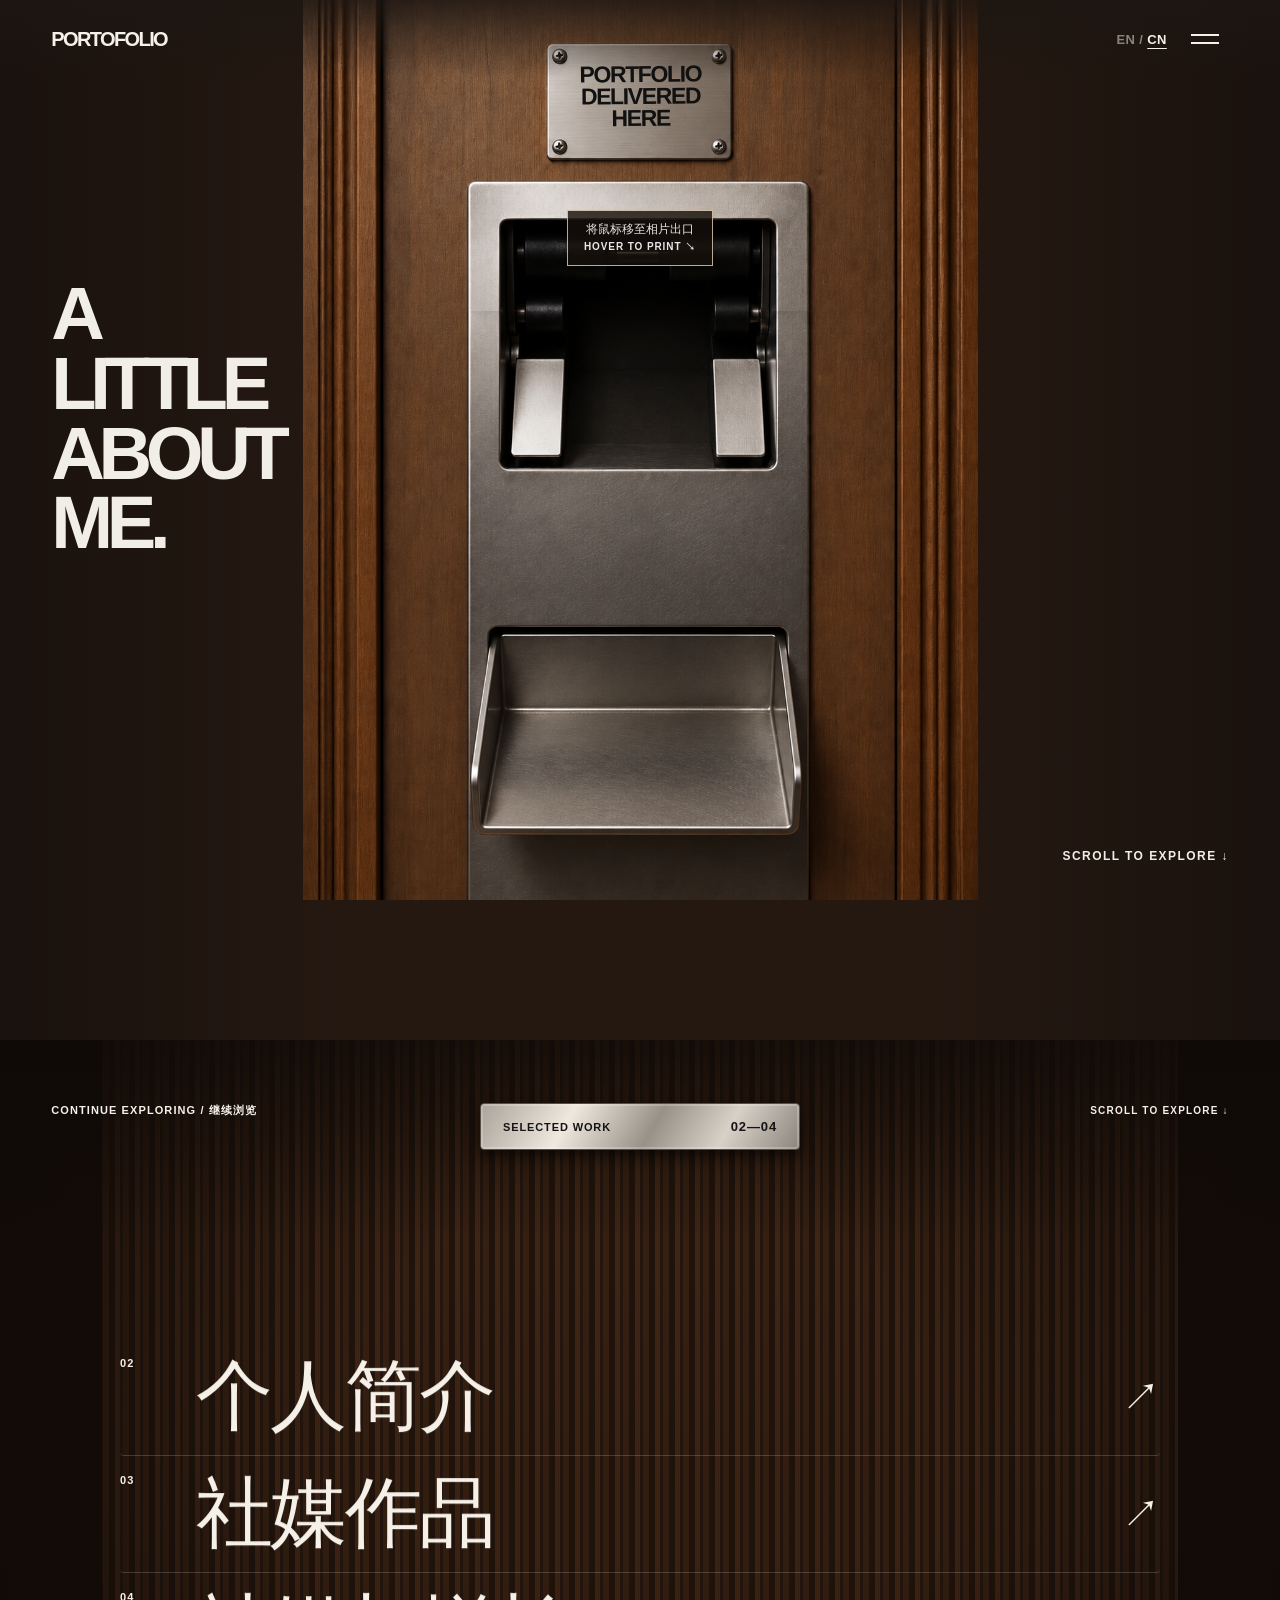
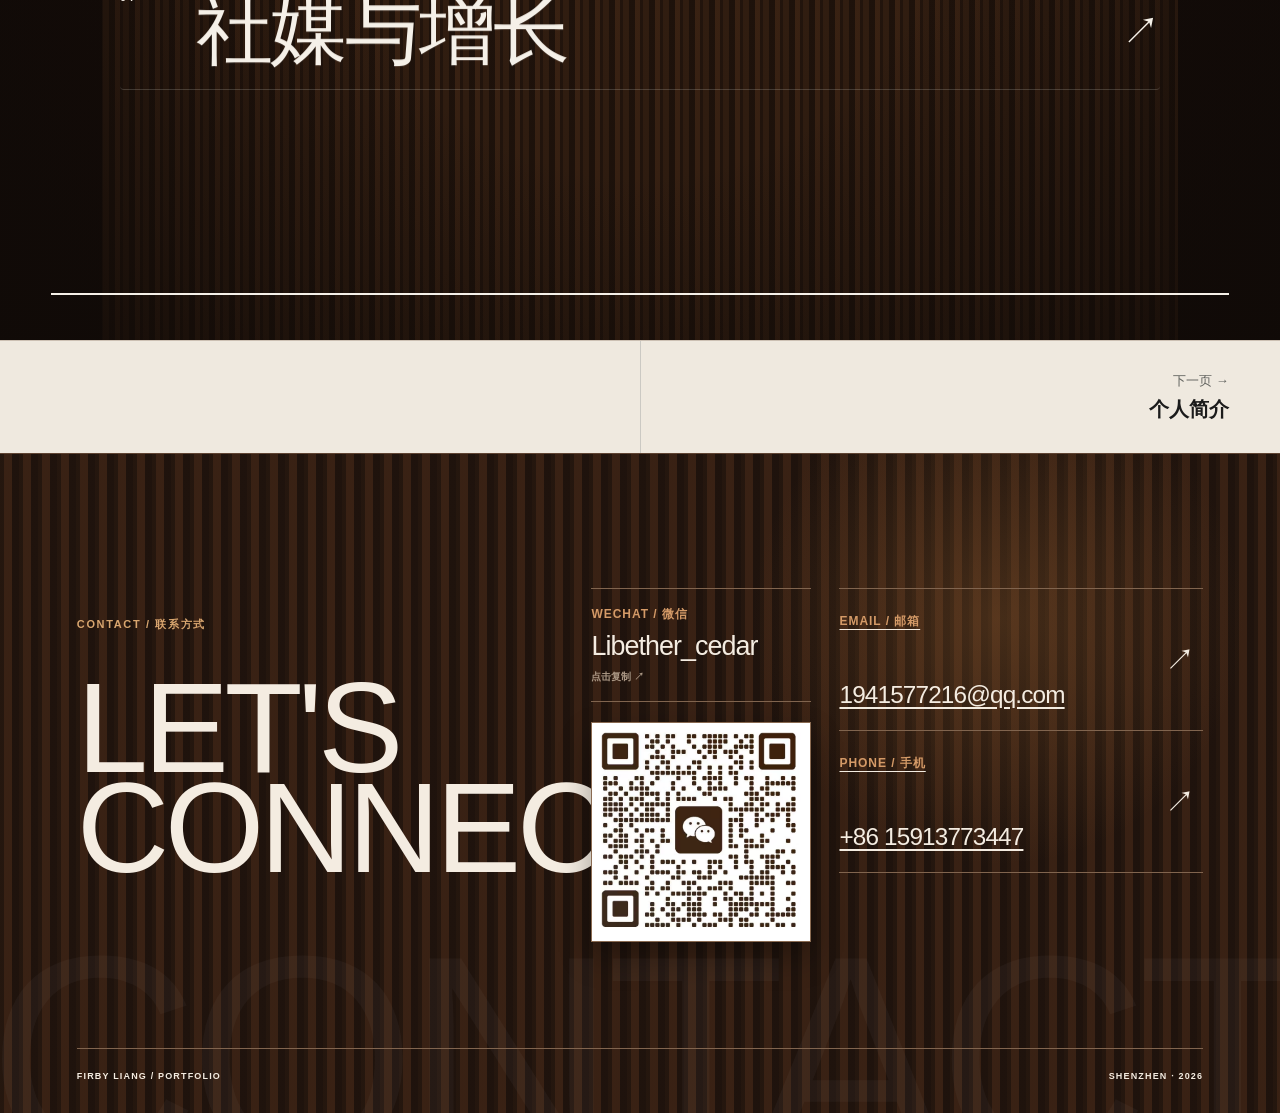
<file: index.html>
<!doctype html><html lang="zh-CN"><head><meta charset="utf-8"><meta name="viewport" content="width=device-width, initial-scale=1"><meta name="theme-color" content="#201712"><meta name="description" content="梁雅熔的 AI 产品运营、海外增长与海外社媒运营作品集。"><title>梁雅熔 · 运营作品集</title><link rel="icon" type="image/svg+xml" href="data:image/svg+xml,%3Csvg xmlns='http://www.w3.org/2000/svg' viewBox='0 0 64 64'%3E%3Crect width='64' height='64' rx='12' fill='%23265580'/%3E%3Ctext x='32' y='43' font-size='34' text-anchor='middle' fill='white' font-family='Arial'%3ELY%3C/text%3E%3C/svg%3E"><link rel="stylesheet" href="assets/style.css"><link rel="stylesheet" href="assets/home.css"><link rel="stylesheet" href="assets/i18n.css"></head><body data-page="home"><div id="app"></div><script src="assets/app-main.js"></script><script src="assets/home.js"></script><script src="assets/i18n.js"></script><script src="assets/home-motion.js"></script></body></html>
</file>
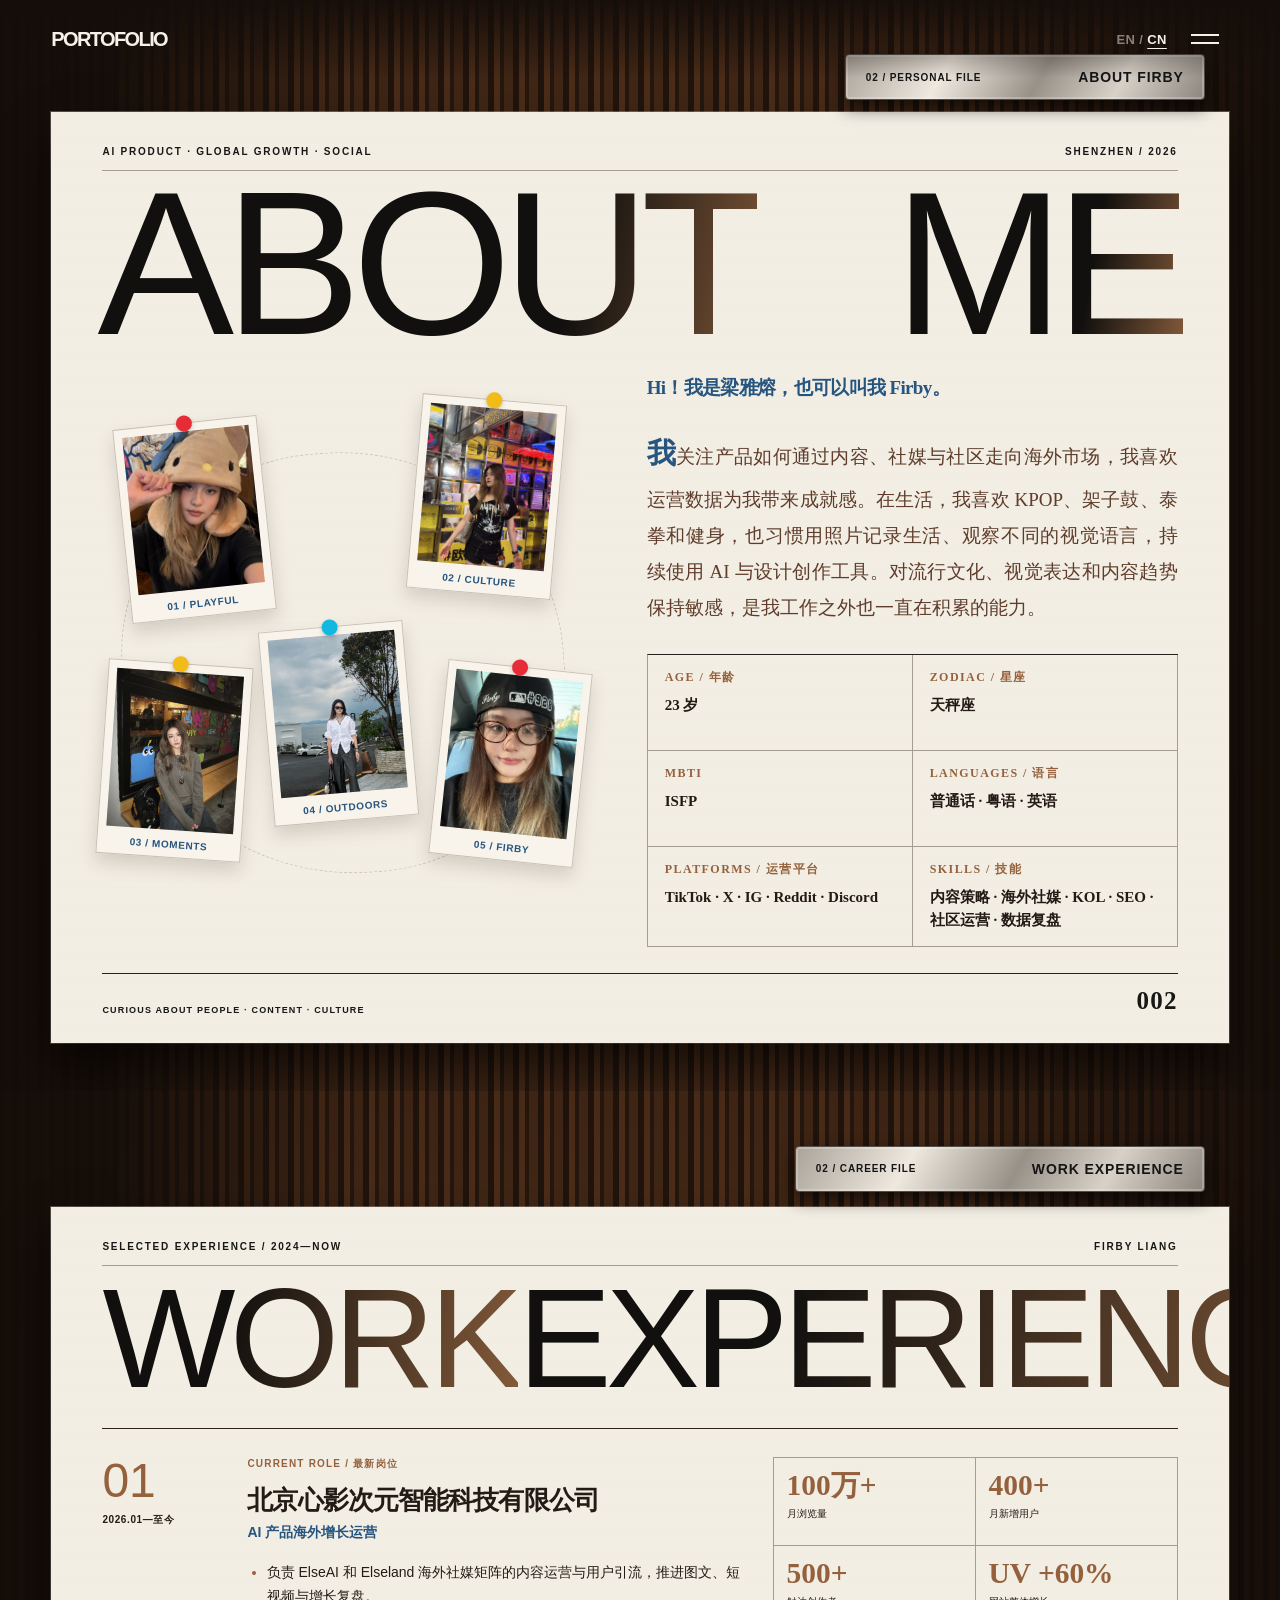
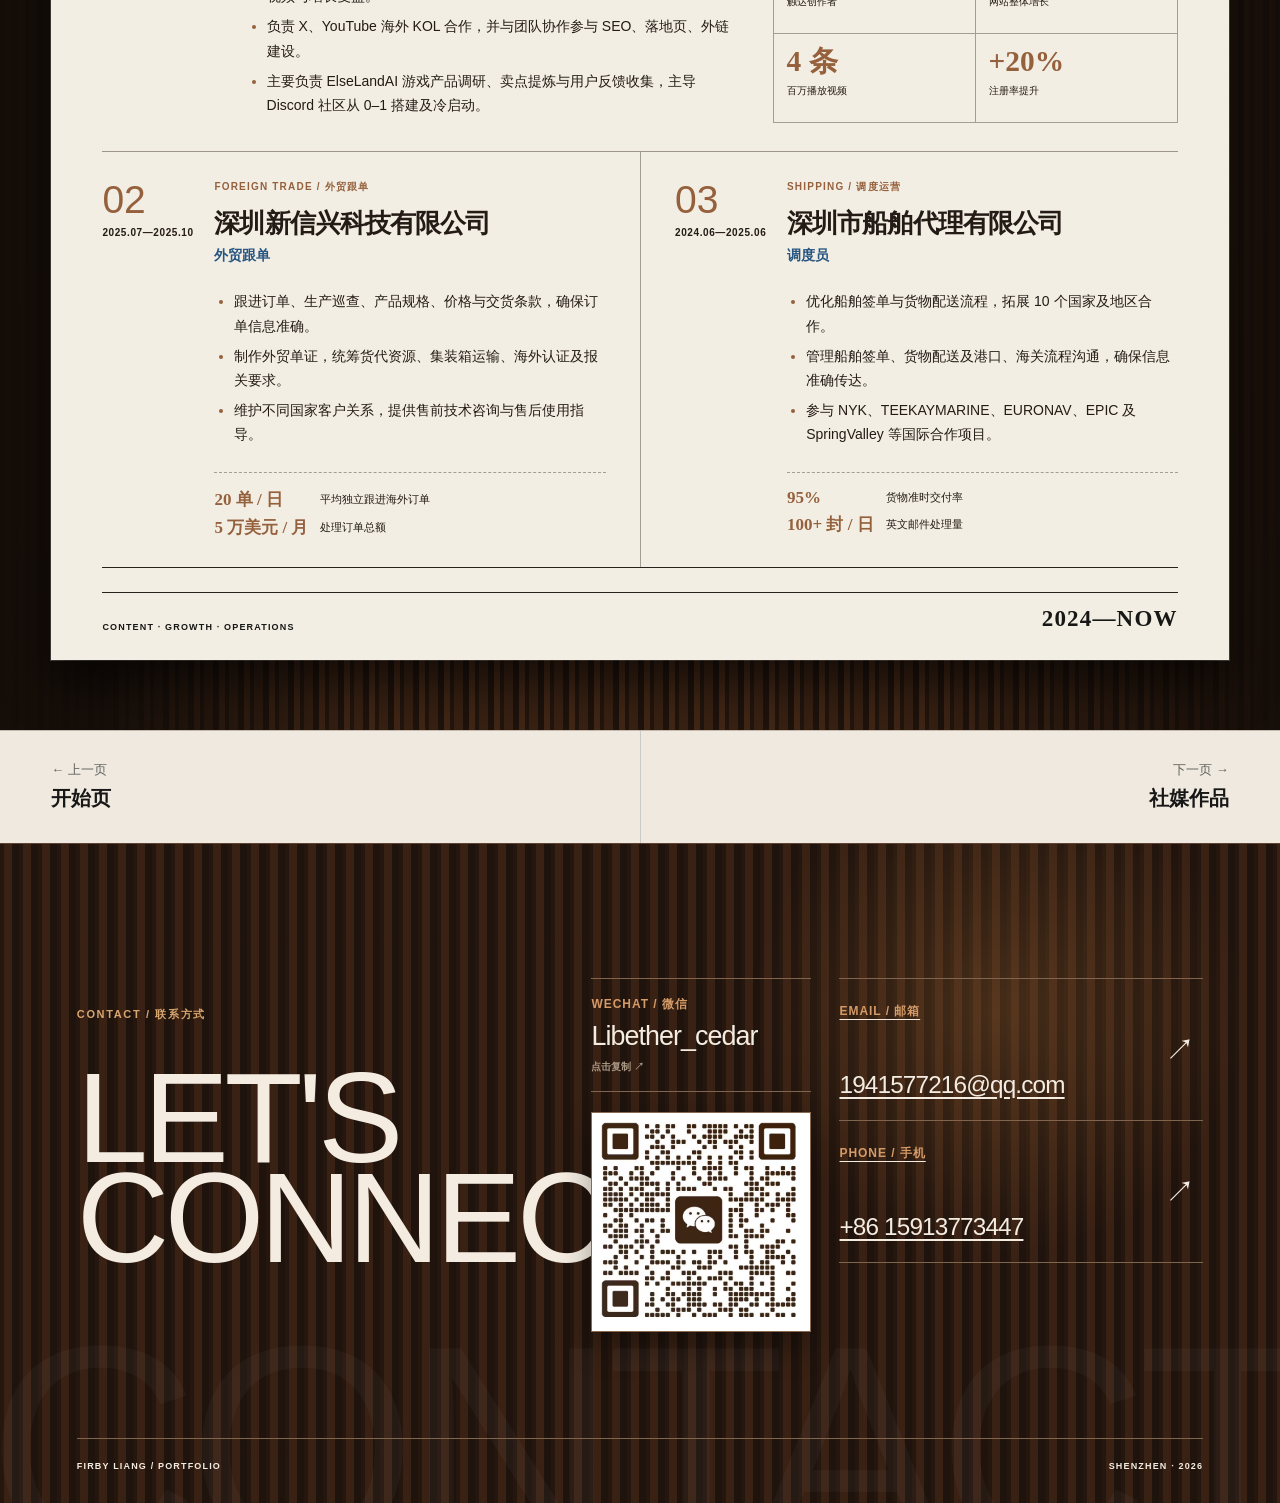
<file: about/index.html>
<!doctype html><html lang="zh-CN"><head><meta charset="utf-8"><meta name="viewport" content="width=device-width, initial-scale=1"><meta name="theme-color" content="#201712"><meta name="description" content="关于梁雅熔：AI 产品运营、海外增长运营与海外社媒运营。"><title>个人简介 · 梁雅熔</title><link rel="icon" type="image/svg+xml" href="data:image/svg+xml,%3Csvg xmlns='http://www.w3.org/2000/svg' viewBox='0 0 64 64'%3E%3Crect width='64' height='64' rx='12' fill='%23265580'/%3E%3Ctext x='32' y='43' font-size='34' text-anchor='middle' fill='white' font-family='Arial'%3ELY%3C/text%3E%3C/svg%3E"><link rel="stylesheet" href="../assets/style.css"><link rel="stylesheet" href="../assets/about.css"><link rel="stylesheet" href="../assets/i18n.css"></head><body data-page="about"><div id="app"></div><script src="../assets/app-main.js"></script><script src="../assets/i18n.js"></script></body></html>
</file>
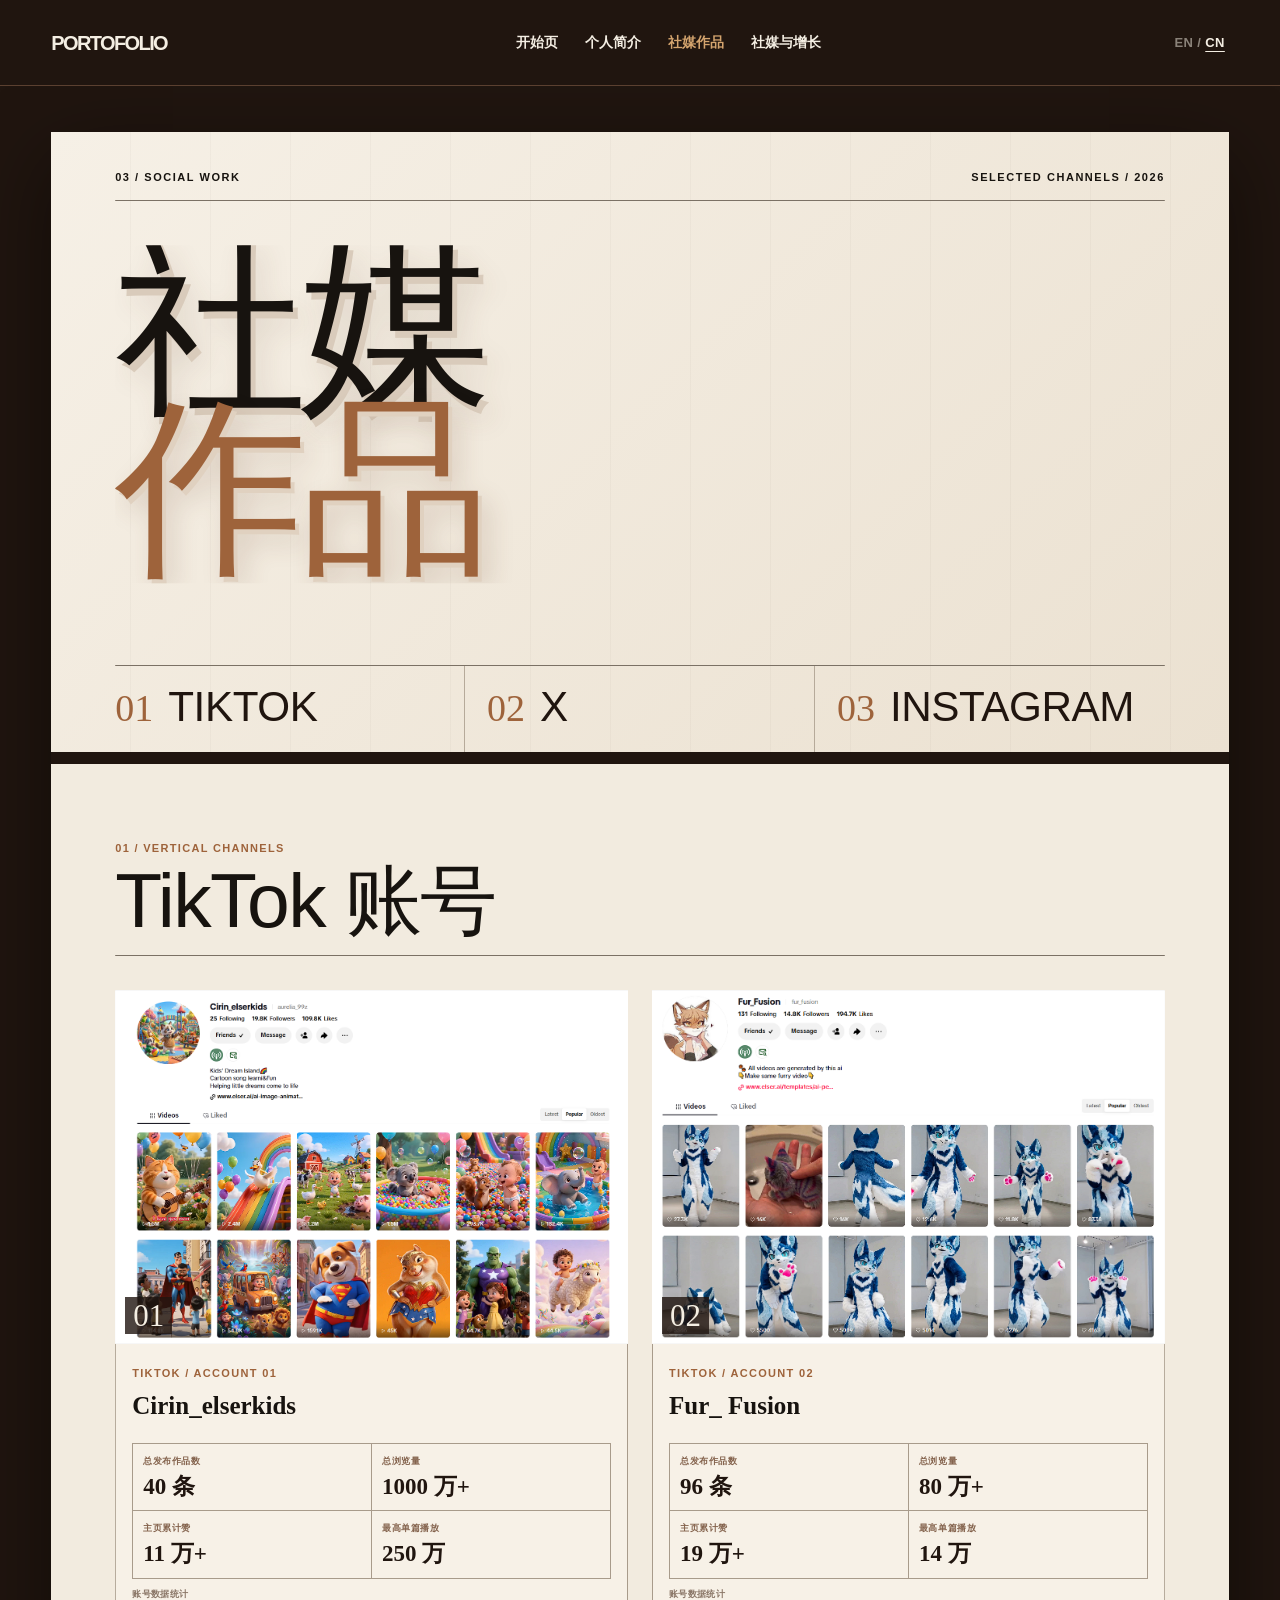
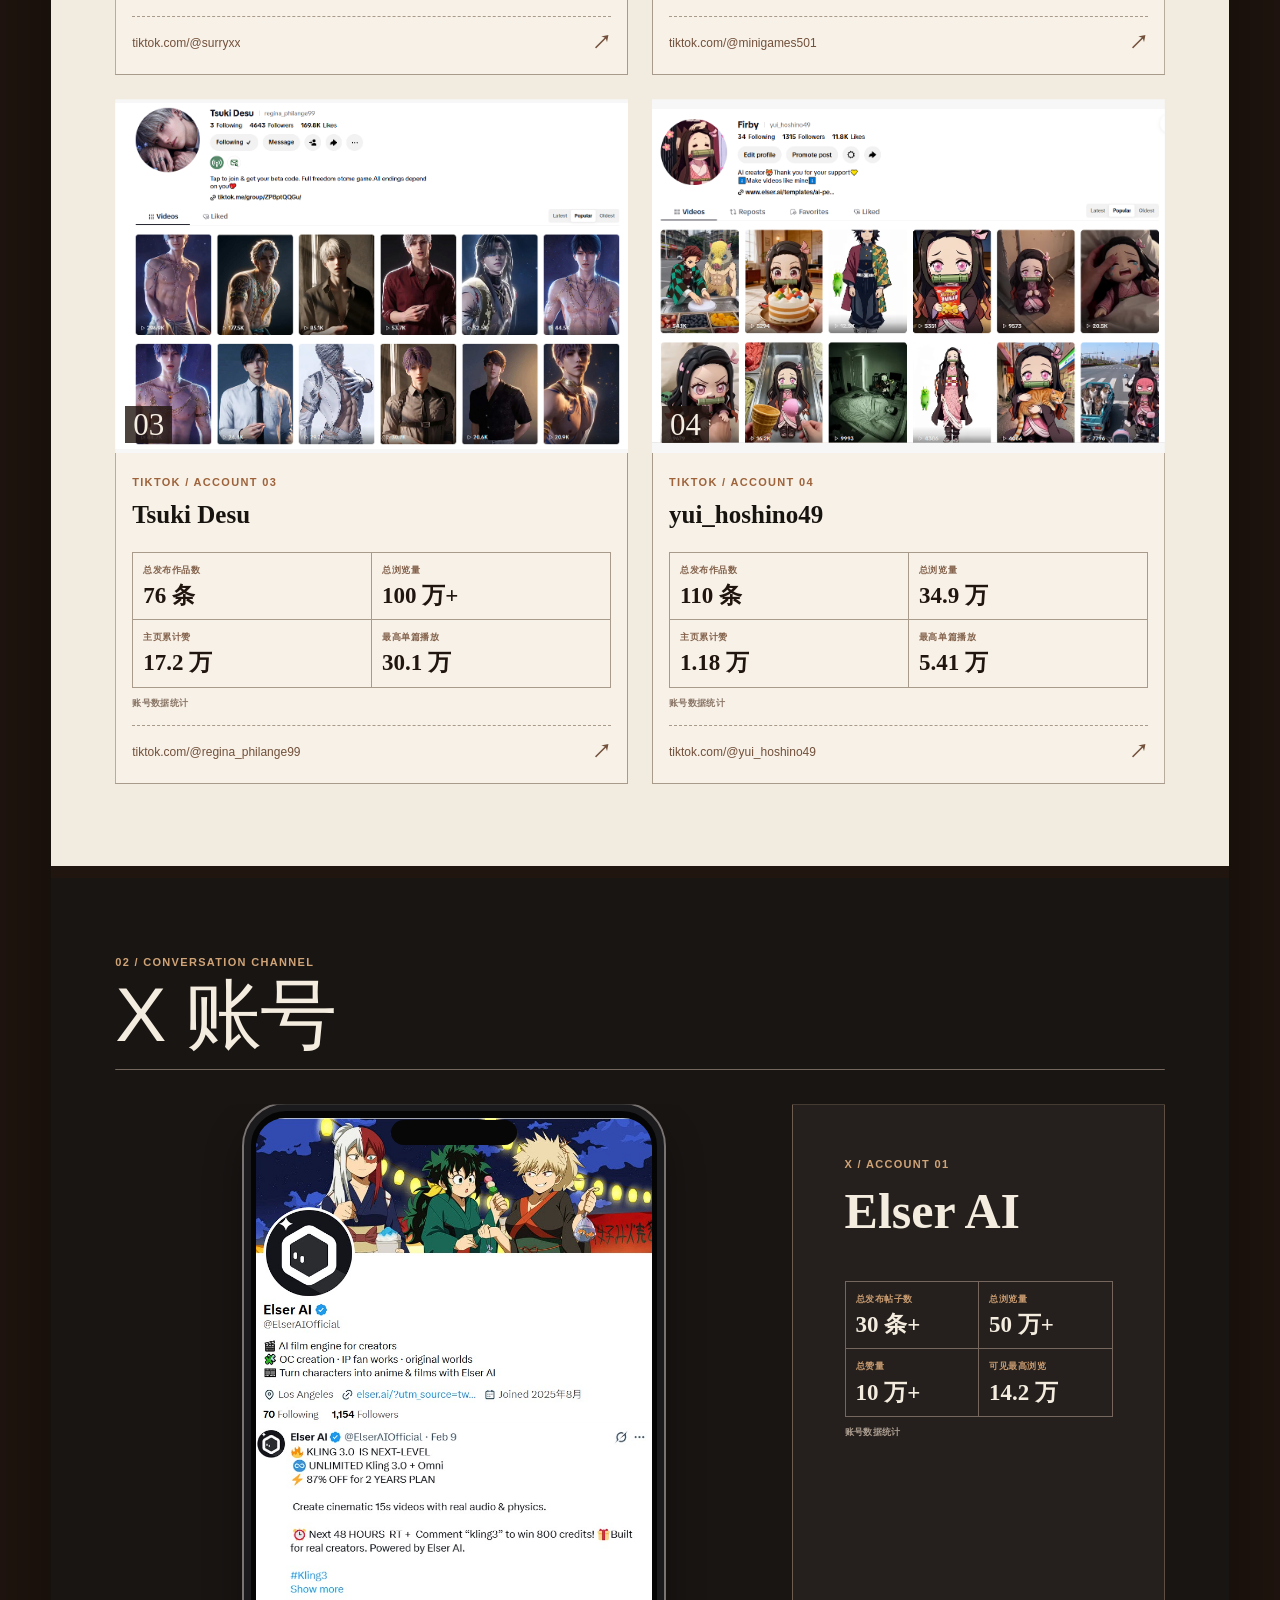
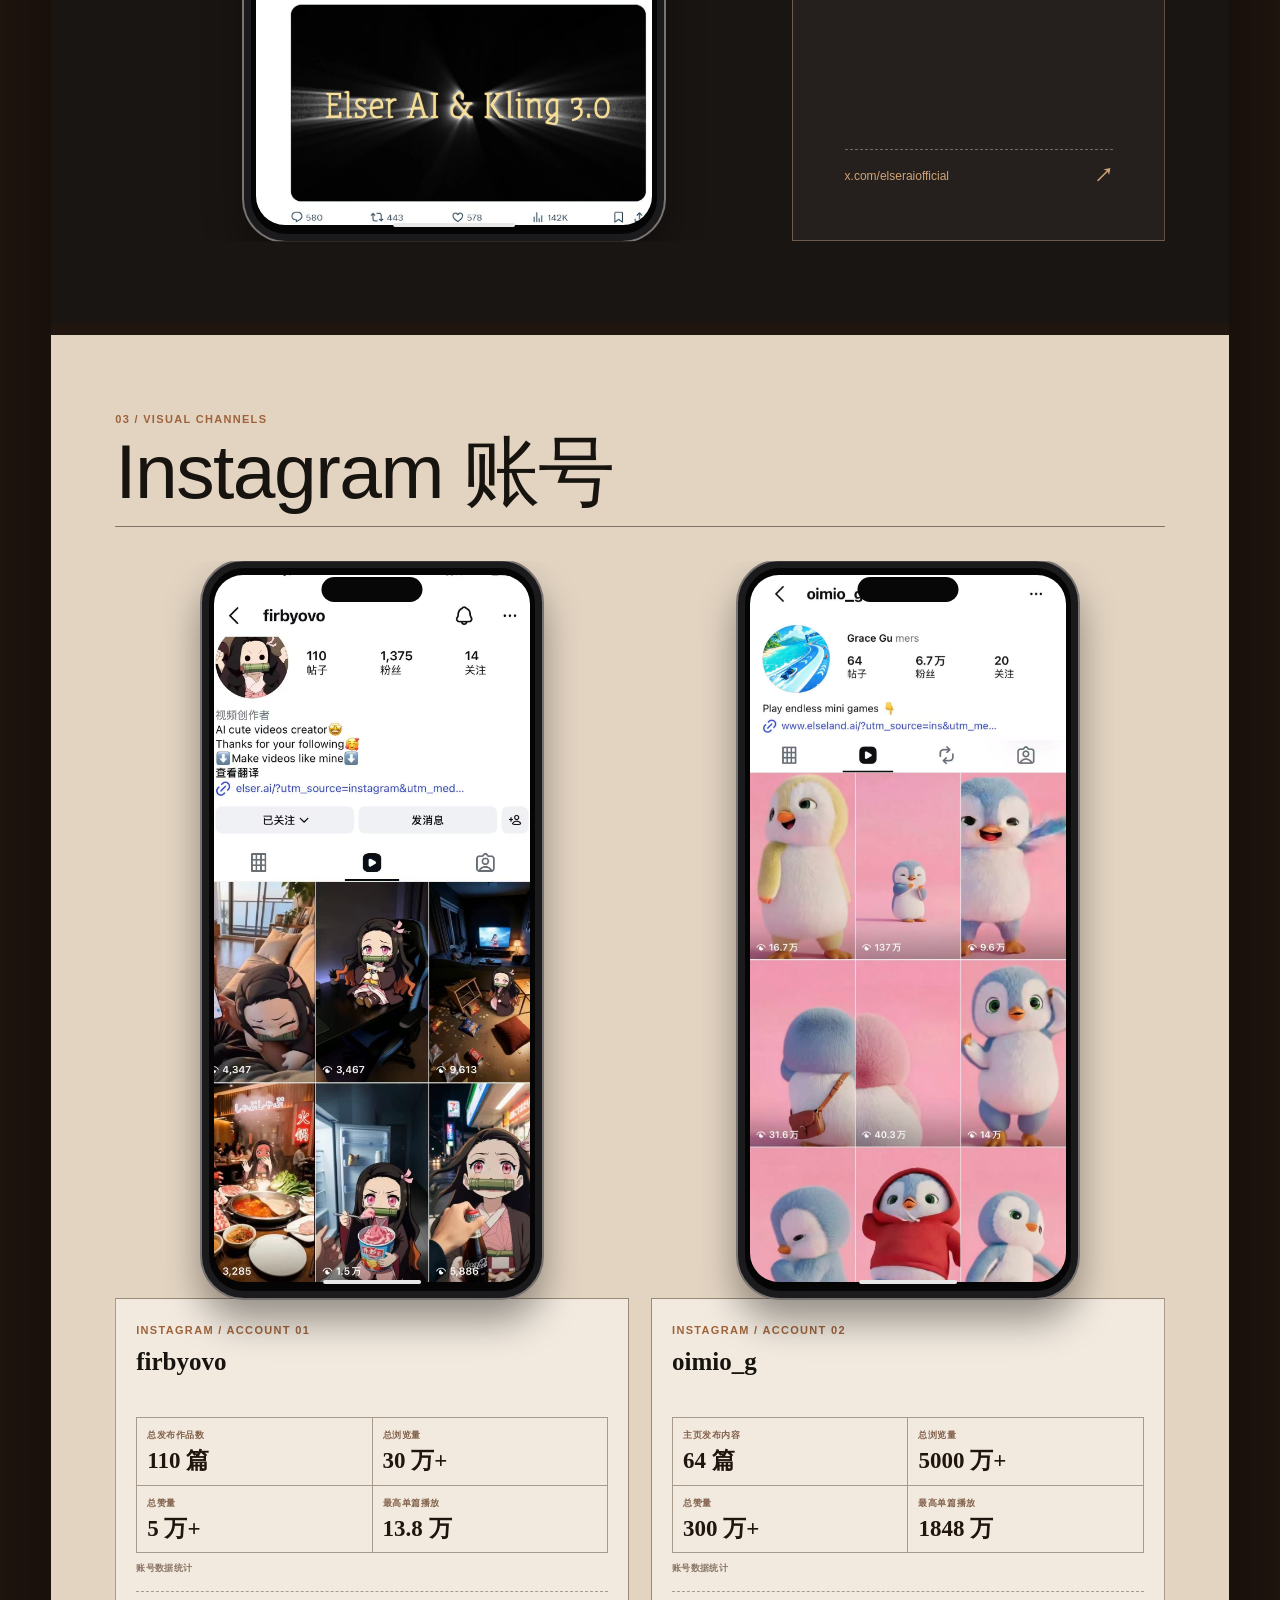
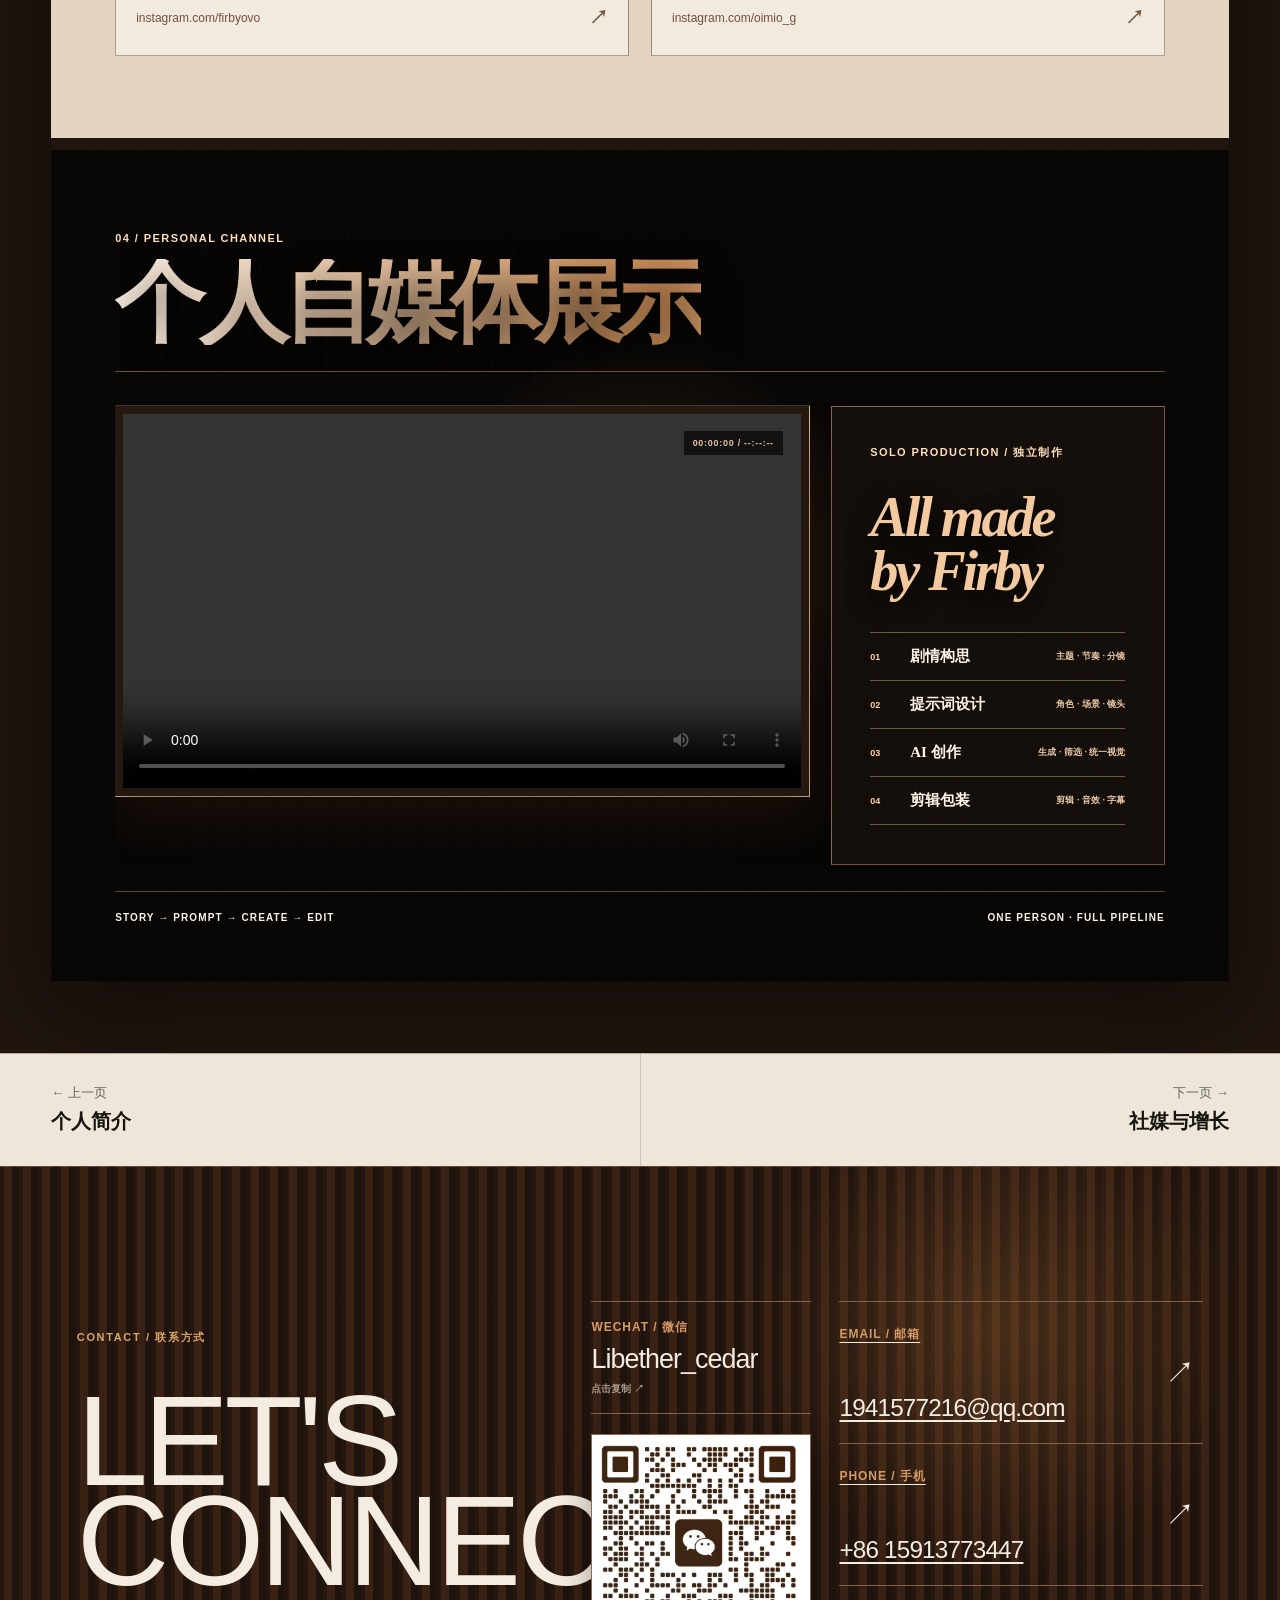
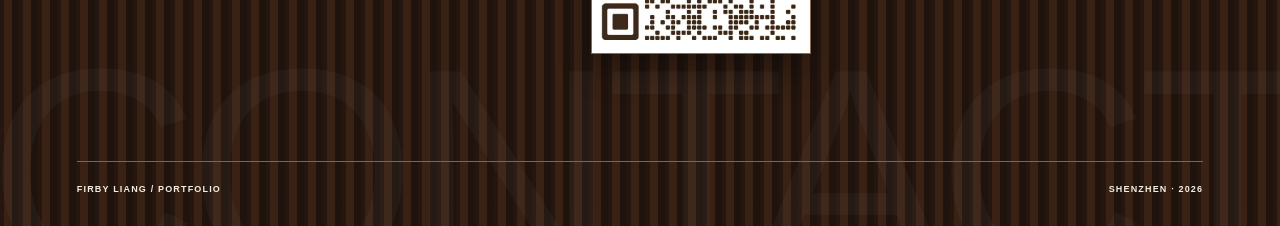
<file: impact/index.html>
<!doctype html><html lang="zh-CN"><head><meta charset="utf-8"><meta name="viewport" content="width=device-width, initial-scale=1"><meta name="theme-color" content="#201712"><meta name="description" content="梁雅熔运营的 TikTok、X 与 Instagram 社媒账号作品。"><title>社媒作品 · 梁雅熔</title><link rel="icon" type="image/svg+xml" href="data:image/svg+xml,%3Csvg xmlns='http://www.w3.org/2000/svg' viewBox='0 0 64 64'%3E%3Crect width='64' height='64' rx='12' fill='%23265580'/%3E%3Ctext x='32' y='43' font-size='34' text-anchor='middle' fill='white' font-family='Arial'%3ELY%3C/text%3E%3C/svg%3E"><link rel="stylesheet" href="../assets/style.css"><link rel="stylesheet" href="../assets/impact.css"><link rel="stylesheet" href="../assets/i18n.css"></head><body data-page="impact"><div id="app"></div><script src="../assets/app-main.js"></script><script src="../assets/i18n.js"></script></body></html>
</file>
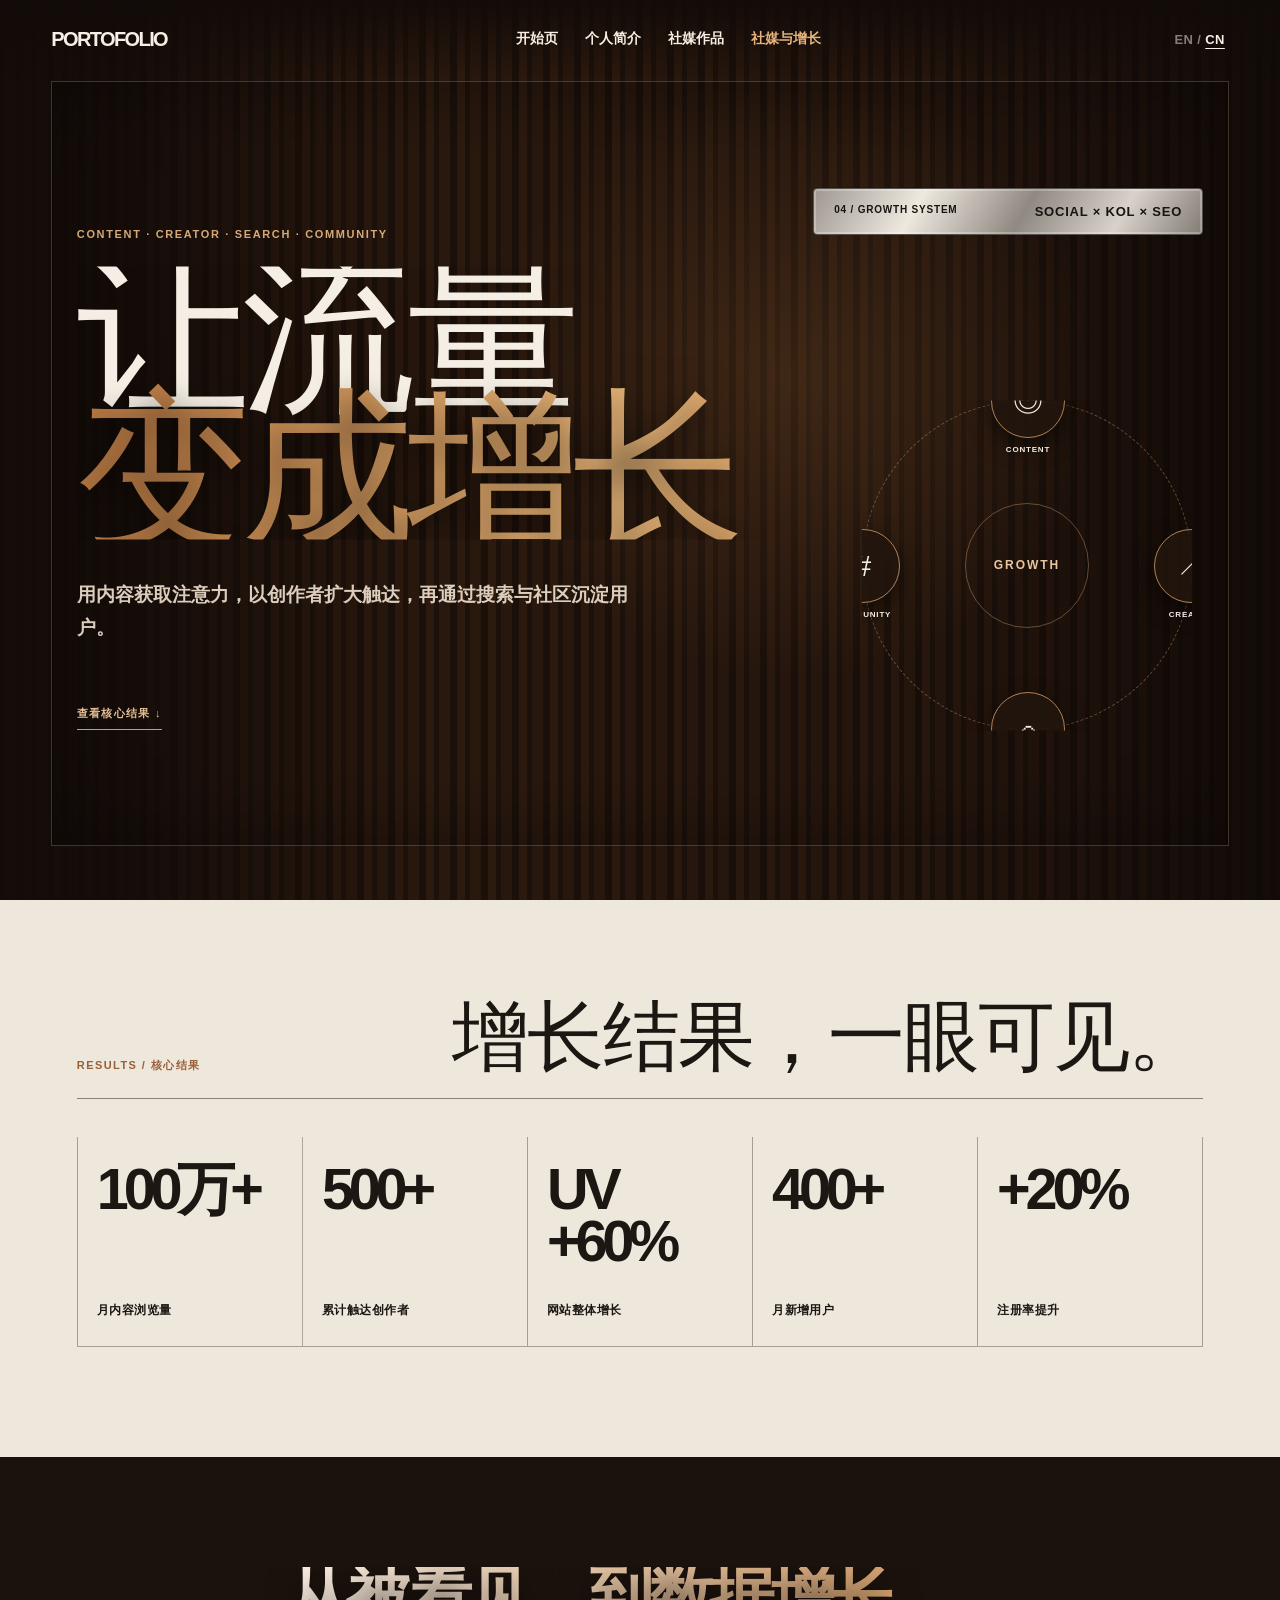
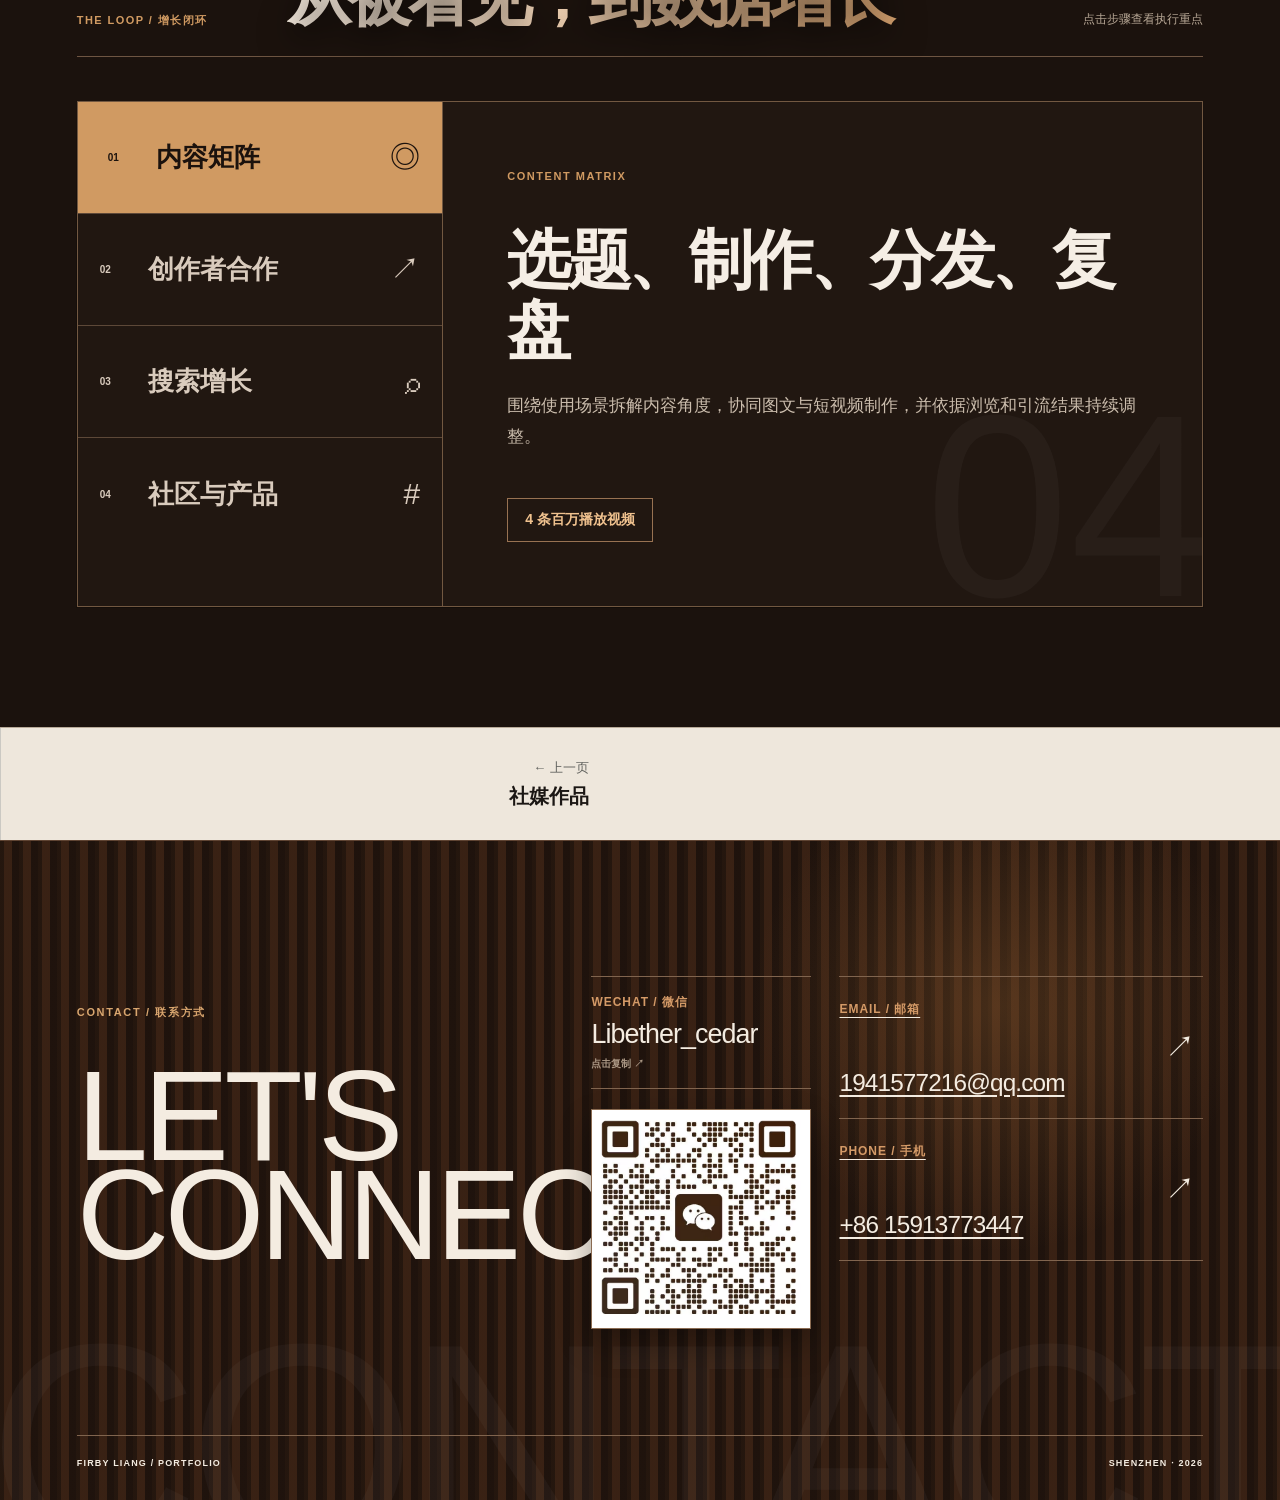
<file: playbook/index.html>
<!doctype html><html lang="zh-CN"><head><meta charset="utf-8"><meta name="viewport" content="width=device-width, initial-scale=1"><meta name="theme-color" content="#eceae5"><meta name="description" content="梁雅熔的海外社媒、创作者合作、SEO、社区与产品增长实践。"><title>社媒与增长 · 梁雅熔</title><link rel="icon" type="image/svg+xml" href="data:image/svg+xml,%3Csvg xmlns='http://www.w3.org/2000/svg' viewBox='0 0 64 64'%3E%3Crect width='64' height='64' rx='12' fill='%23265580'/%3E%3Ctext x='32' y='43' font-size='34' text-anchor='middle' fill='white' font-family='Arial'%3ELY%3C/text%3E%3C/svg%3E"><link rel="stylesheet" href="../assets/style.css"><link rel="stylesheet" href="../assets/growth.css"><link rel="stylesheet" href="../assets/i18n.css"></head><body data-page="social"><div id="app"></div><script src="../assets/app-main.js"></script><script src="../assets/i18n.js"></script></body></html>
</file>
<file: assets/style.css>
@font-face{font-family:Anton;src:local('Arial Black')}@font-face{font-family:Manrope;src:local('Segoe UI')}@font-face{font-family:'DM Sans';src:local('Segoe UI')}@font-face{font-family:'Noto Sans SC';src:local('Microsoft YaHei')}@font-face{font-family:'Noto Serif SC';src:local('SimSun')}@font-face{font-family:'Cormorant Garamond';src:local('Georgia')}
:root{--paper:#eceae5;--white:#f7f7f2;--ink:#151615;--blue:#265580;--line:#cbc9c3;--muted:#62635f;font-family:'DM Sans','Noto Sans SC',sans-serif;color:var(--ink);background:var(--paper)}*{box-sizing:border-box}html{scroll-behavior:smooth}body{margin:0;min-width:320px}a{color:inherit;text-decoration:none}button{font:inherit}img{max-width:100%;display:block}::selection{background:var(--blue);color:white}.site-header{height:86px;padding:0 clamp(22px,4vw,70px);display:flex;align-items:center;justify-content:space-between;border-bottom:1px solid var(--line);position:relative;z-index:10}.wordmark{font:800 20px/1 Manrope,sans-serif;letter-spacing:-.08em;white-space:nowrap}.wordmark span{font-weight:500}.desktop-nav{display:flex;gap:clamp(14px,2.1vw,33px);align-items:center}.desktop-nav a,.mobile-nav a{font-size:14px;font-weight:700;white-space:nowrap;transition:color .2s}.desktop-nav a:hover,.desktop-nav a[aria-current],.mobile-nav a[aria-current]{color:var(--blue)}.nav-no{font:600 10px/1 Manrope,sans-serif;vertical-align:top;margin-right:4px}.menu-button{display:none}.mobile-nav[hidden]{display:none}.site-footer{border-top:1px solid var(--line);min-height:100px;display:flex;align-items:center;justify-content:space-between;gap:20px;padding:28px clamp(22px,4vw,70px);font:700 12px/1.4 Manrope,sans-serif;letter-spacing:.08em}.site-footer a{text-decoration:underline;text-underline-offset:4px}.page-pager{display:grid;grid-template-columns:1fr 1fr;border-top:1px solid var(--line)}.page-pager>a{padding:30px clamp(22px,4vw,70px);min-height:112px;display:flex;flex-direction:column;justify-content:center;gap:6px;transition:background .2s}.page-pager>a:hover{background:#dddcd6}.page-pager>a:last-of-type{text-align:right;border-left:1px solid var(--line)}.page-pager a span{font-size:13px;color:var(--muted)}.page-pager a strong{font-size:20px}.eyebrow{font:800 13px/1.3 Manrope,sans-serif;letter-spacing:.08em;color:var(--blue)}
.cover{min-height:calc(100vh - 86px);position:relative;overflow:hidden;padding:30px clamp(22px,4vw,70px) 36px;display:flex;flex-direction:column}.cover-meta{display:flex;justify-content:space-between;font:800 clamp(13px,1.3vw,18px)/1.1 Manrope,sans-serif;letter-spacing:-.06em;position:relative;z-index:2}.cover-meta span:last-child{text-align:right}.cover-stage{position:absolute;inset:0;display:flex;align-items:flex-start;justify-content:center;pointer-events:none}.badge-wrap{width:clamp(300px,39vw,510px);height:clamp(475px,59vw,740px);position:relative;z-index:3;margin-top:-45px;filter:drop-shadow(0 20px 18px rgba(21,22,21,.15));transform:rotate(-3deg);animation:enter .7s ease both}.badge-art{position:absolute;inset:0;background:url('/assets/badge-holder.png') center/contain no-repeat}.badge-overlay{position:absolute;left:13%;right:13%;top:26%;bottom:8%;display:flex;flex-direction:column;color:var(--blue);transform:rotate(.3deg)}.badge-top{display:flex;justify-content:space-between;align-items:flex-start}.badge-top strong{font:900 clamp(32px,4.6vw,61px)/.88 Manrope,sans-serif;letter-spacing:-.085em}.badge-top span{font:700 clamp(8px,.8vw,11px)/1.2 Manrope,sans-serif;letter-spacing:.08em;text-align:right}.badge-middle{display:grid;grid-template-columns:1fr 42%;gap:10px;margin-top:auto;align-items:end}.badge-fields{display:flex;flex-direction:column;gap:4px}.badge-fields small{font:700 clamp(8px,.85vw,11px)/1.1 Manrope,sans-serif;letter-spacing:.02em;color:#333;margin-top:7px}.badge-fields em{font:600 clamp(21px,2.7vw,38px)/1.02 'Noto Sans SC',sans-serif;letter-spacing:-.05em;font-style:normal;border-bottom:1px solid #878b8a;padding-bottom:4px;white-space:nowrap}.badge-middle img{width:100%;aspect-ratio:3/4;object-fit:cover;border:2px solid var(--blue);border-radius:11px;transform:rotate(4deg)}.badge-bottom{margin-top:auto;display:flex;justify-content:space-between;align-items:end;border-top:1px solid #aaa;padding-top:8px}.badge-bottom span{font:700 clamp(7px,.8vw,10px)/1.15 Manrope,sans-serif}.badge-bottom b{font:900 clamp(19px,2.6vw,35px)/1 Manrope,sans-serif;letter-spacing:-.1em}.scribble{position:absolute;font:400 clamp(230px,35vw,490px)/1 Arial;color:var(--blue);opacity:.85}.scribble-a{top:7%;right:7%;transform:rotate(17deg)}.scribble-b{bottom:5%;left:5%;transform:rotate(-11deg)}.cover h1{font:900 clamp(95px,16.6vw,270px)/.73 Manrope,'Noto Sans SC',sans-serif;letter-spacing:-.12em;margin:auto 0 30px;position:relative;z-index:1;pointer-events:none}.cover h1 span{color:var(--blue)}.cover-bottom{position:relative;z-index:4;margin-top:auto;display:flex;justify-content:space-between;align-items:end;gap:24px;max-width:100%}.cover-bottom strong{font-size:21px}.cover-bottom p{font-size:15px;margin:7px 0 0}.round-link{border:2px solid var(--ink);border-radius:50%;width:78px;height:78px;display:grid;place-items:center;font-size:37px;line-height:1;transition:background .2s,color .2s,transform .2s}.round-link:hover{background:var(--ink);color:white;transform:rotate(45deg)}.home-index{padding:90px clamp(22px,4vw,70px) 120px;background:#deddd7}.index-links{margin-top:36px;border-top:1px solid #aaa}.index-links a{display:grid;grid-template-columns:70px 1fr 40px;align-items:center;border-bottom:1px solid #aaa;padding:20px 0;transition:padding .2s,color .2s}.index-links a:hover{padding-left:16px;color:var(--blue)}.index-links strong{font-size:clamp(28px,4vw,55px);letter-spacing:-.05em}.index-links span{font:700 15px Manrope,sans-serif}
.interior{padding:0 clamp(22px,4vw,70px) 120px}.page-intro{padding:74px 0 82px;border-bottom:1px solid var(--line)}.page-intro h1{font:900 clamp(51px,8vw,128px)/1.05 'Noto Sans SC',Manrope,sans-serif;letter-spacing:-.075em;margin:26px 0 36px}.page-intro h1 i{font-style:normal;color:var(--blue)}.intro-lead{font-size:clamp(17px,1.5vw,22px);line-height:1.75;max-width:710px;margin:0 0 0 auto}.about-grid{display:grid;grid-template-columns:minmax(270px,.82fr) 1.18fr;gap:clamp(40px,7vw,115px);padding:90px 0}.portrait-panel{position:relative;max-width:490px}.portrait-panel img{width:100%;aspect-ratio:4/5;object-fit:cover;filter:grayscale(100%)}.portrait-panel span{display:block;border-top:1px solid var(--ink);padding-top:12px;margin-top:13px;font:700 12px Manrope,sans-serif;letter-spacing:.06em}.about-copy{padding-top:12px}.about-copy h2{font-size:clamp(27px,3vw,46px);letter-spacing:-.06em;line-height:1.25;margin:20px 0 6px}.jobline{font-size:15px;color:var(--blue);font-weight:700;margin:0 0 34px}.about-copy>p:not(.eyebrow,.jobline){font-size:19px;line-height:1.9;max-width:640px}.skill-tags{display:flex;flex-wrap:wrap;gap:9px;margin:38px 0 58px}.skill-tags span{border:1px solid #999;padding:10px 15px;border-radius:30px;font-size:14px}.about-note{border-top:1px solid var(--ink);padding-top:20px;display:grid;grid-template-columns:155px 1fr;gap:20px}.about-note span{font:800 12px Manrope,sans-serif;color:var(--blue)}.about-note p{font-size:17px;line-height:1.8;margin:0}.text-strip{display:flex;justify-content:space-between;gap:24px;border-top:1px solid var(--line);padding:26px 0;font-size:15px;font-weight:700}
.metric-grid{display:grid;grid-template-columns:repeat(4,1fr);border-bottom:1px solid var(--line)}.metric-grid article{padding:42px 20px 44px 0;border-right:1px solid var(--line)}.metric-grid article:not(:first-child){padding-left:25px}.metric-grid article:last-child{border-right:0}.metric-grid span,.feature-card>span,.playbook-list article>span{font:800 12px Manrope,sans-serif;color:var(--blue);letter-spacing:.04em}.metric-grid strong{display:block;font:800 clamp(39px,5.2vw,78px)/1 Manrope,sans-serif;letter-spacing:-.09em;margin:38px 0 12px}.metric-grid p{margin:0;font-size:16px}.case-section{padding:95px 0 30px}.section-heading{display:flex;justify-content:space-between;align-items:end;gap:30px;margin-bottom:45px}.section-heading span{font:800 13px Manrope,sans-serif;color:var(--blue);white-space:nowrap}.section-heading h2{font-size:clamp(29px,4vw,56px);letter-spacing:-.07em;margin:0}.flow-grid{display:grid;grid-template-columns:repeat(3,1fr);gap:12px}.flow-grid article{background:#dcdad4;min-height:345px;padding:30px;display:flex;flex-direction:column}.flow-grid b{font:800 13px Manrope,sans-serif;color:var(--blue)}.flow-grid h3{font-size:30px;letter-spacing:-.05em;margin:45px 0 14px}.flow-grid p{font-size:17px;line-height:1.7;margin:0}.flow-grid small{margin-top:auto;padding-top:24px;font-size:14px;font-weight:700;color:var(--blue)}.editorial-grid{display:grid;grid-template-columns:1fr 1fr;gap:16px;margin-top:72px}.feature-card{min-height:570px;padding:clamp(28px,3.5vw,54px);display:flex;flex-direction:column}.feature-card.blue{background:var(--blue);color:var(--white)}.feature-card.light{background:#dcdad4}.feature-card.blue>span{color:#d8e6f1}.feature-card h2{font-size:clamp(37px,5vw,74px);line-height:1.12;letter-spacing:-.07em;margin:36px 0 24px}.feature-card p{font-size:18px;line-height:1.8;max-width:570px}.feature-number{font:800 clamp(90px,13vw,190px)/.9 Manrope,sans-serif;letter-spacing:-.12em;margin-top:auto}.feature-card small{font-size:15px;font-weight:700}.process-line{display:grid;grid-template-columns:repeat(4,1fr);border-top:1px solid var(--ink)}.process-line>div{padding:24px 20px 30px 0;border-right:1px solid var(--line)}.process-line>div:not(:first-child){padding-left:22px}.process-line>div:last-child{border-right:0}.process-line b{color:var(--blue);font:800 13px Manrope,sans-serif}.process-line strong{display:block;font-size:27px;margin:35px 0 8px}.process-line p{font-size:15px;line-height:1.7;margin:0}.playbook-list{margin-top:70px;border-top:1px solid var(--ink)}.playbook-list article{display:grid;grid-template-columns:22% 1fr 18%;gap:28px;border-bottom:1px solid var(--line);padding:40px 0 50px;align-items:start}.playbook-list h2{font-size:clamp(28px,3vw,46px);letter-spacing:-.06em;margin:0 0 16px}.playbook-list p{font-size:17px;line-height:1.8;max-width:680px;margin:0}.playbook-list article>strong{font:800 clamp(30px,3.2vw,50px) Manrope,sans-serif;letter-spacing:-.08em;color:var(--blue);text-align:right;white-space:nowrap}.contact-panel{background:var(--blue);color:white;margin-top:95px;padding:clamp(32px,5vw,72px);min-height:420px;display:flex;flex-direction:column}.contact-panel>span{font:800 13px Manrope,sans-serif}.contact-panel h2{font-size:clamp(37px,5.5vw,78px);line-height:1.15;letter-spacing:-.07em;margin:50px 0 25px}.contact-panel a{margin-top:auto;font-size:clamp(16px,2vw,24px);text-decoration:underline;text-underline-offset:6px;word-break:break-word}@keyframes enter{from{opacity:0;transform:translateY(-35px) rotate(-6deg)}to{opacity:1;transform:translateY(0) rotate(-3deg)}}
@media(max-width:1000px){.desktop-nav{display:none}.menu-button{display:flex;flex-direction:column;justify-content:center;gap:6px;background:none;border:0;width:44px;height:44px;cursor:pointer}.menu-button span{width:28px;height:2px;background:var(--ink)}.mobile-nav{position:absolute;top:86px;left:0;right:0;z-index:9;background:var(--paper);padding:20px 4vw 30px;display:flex;flex-direction:column;box-shadow:0 15px 25px #0002}.mobile-nav a{padding:13px 0;border-bottom:1px solid var(--line);font-size:19px}.cover h1{font-size:clamp(90px,18vw,170px)}.badge-wrap{width:430px;height:640px}.badge-top strong{font-size:51px}.badge-fields em{font-size:30px}.metric-grid{grid-template-columns:repeat(2,1fr)}.metric-grid article:nth-child(2){border-right:0}.metric-grid article:nth-child(-n+2){border-bottom:1px solid var(--line)}.metric-grid article:nth-child(3){padding-left:0}}
@media(max-width:650px){.site-header{height:68px}.mobile-nav{top:68px}.cover{min-height:780px;padding-top:22px;padding-bottom:25px}.cover-meta{font-size:11px;line-height:1.15}.cover-stage{top:60px}.badge-wrap{width:310px;height:465px;margin-top:0}.badge-overlay{top:26%;bottom:7%}.badge-top strong{font-size:34px}.badge-top span{font-size:7px}.badge-fields small{font-size:7px;margin-top:3px}.badge-fields em{font-size:19px}.badge-bottom span{font-size:6px}.badge-bottom b{font-size:18px}.badge-middle img{border-radius:7px}.scribble{font-size:190px}.scribble-a{right:-7%;top:6%}.scribble-b{left:-8%;bottom:25%}.cover h1{font-size:clamp(75px,17vw,112px);margin-top:auto;margin-bottom:25px}.cover-bottom strong{font-size:15px}.cover-bottom p{font-size:12px;line-height:1.5;max-width:250px}.round-link{width:58px;height:58px;font-size:29px;flex:none}.home-index{padding-top:60px;padding-bottom:70px}.index-links a{grid-template-columns:45px 1fr 24px}.index-links strong{font-size:28px}.site-footer{flex-direction:column;align-items:flex-start;gap:9px;font-size:10px}.page-pager>a{min-height:92px;padding:20px}.page-pager a strong{font-size:16px}.page-intro{padding:50px 0 55px}.page-intro h1{font-size:clamp(45px,10vw,70px);margin:22px 0 28px}.intro-lead{font-size:16px}.interior{padding-bottom:75px}.about-grid{grid-template-columns:1fr;padding:50px 0;gap:40px}.portrait-panel{max-width:380px}.about-copy>p:not(.eyebrow,.jobline){font-size:17px}.about-note{grid-template-columns:1fr;gap:8px}.text-strip{flex-direction:column;gap:12px}.metric-grid article{padding:25px 10px 25px 0}.metric-grid article:not(:first-child){padding-left:15px}.metric-grid article:nth-child(3){padding-left:0}.metric-grid strong{font-size:42px;margin:25px 0 10px}.metric-grid p{font-size:13px;line-height:1.4}.metric-grid span{font-size:10px}.case-section{padding-top:65px}.section-heading{display:block}.section-heading h2{margin-top:18px;font-size:34px}.flow-grid,.editorial-grid{grid-template-columns:1fr}.flow-grid article{min-height:260px}.flow-grid h3{margin-top:28px}.feature-card{min-height:510px}.feature-number{font-size:120px}.process-line{grid-template-columns:1fr 1fr}.process-line>div:nth-child(2){border-right:0}.process-line>div:nth-child(-n+2){border-bottom:1px solid var(--line)}.process-line>div:nth-child(3){padding-left:0}.playbook-list article{grid-template-columns:1fr 1fr;gap:13px;padding:28px 0}.playbook-list article>div{grid-column:1/-1;grid-row:2}.playbook-list article>strong{grid-column:2;grid-row:1;font-size:30px}.playbook-list h2{font-size:30px}.playbook-list p{font-size:15px}.contact-panel{min-height:360px;margin-top:70px}.contact-panel h2{margin-top:44px;font-size:40px}}
@media(prefers-reduced-motion:reduce){*,*::before,*::after{animation-duration:.01ms!important;scroll-behavior:auto!important;transition-duration:.01ms!important}}
.badge-overlay{left:21%;right:21%;top:27%;bottom:11%}.badge-top strong{font-size:clamp(28px,3.4vw,47px)}.badge-fields em{font-size:clamp(17px,2vw,29px)}.badge-art{background-image:url('./badge-holder.png')}
@media(max-width:650px){.cover{min-height:720px}.cover-stage{top:48px;height:385px}.badge-wrap{width:265px;height:395px}.badge-overlay{top:27%;bottom:15%}.badge-top strong{font-size:25px}.badge-fields em{font-size:15px}.badge-fields small{font-size:6px}.badge-bottom span{font-size:5px}.badge-bottom b{font-size:15px}.cover h1{font-size:clamp(64px,16vw,92px);margin-top:390px;margin-bottom:0}.cover-bottom{margin-top:auto}.scribble{font-size:150px}.scribble-a{top:8%;right:2%}.scribble-b{bottom:4%;left:-5%}}

body .site-footer.contact-footer{--contact-x:78%;--contact-y:25%;position:relative;isolation:isolate;overflow:hidden;min-height:660px;padding:78px clamp(24px,6vw,90px) 32px;display:grid;grid-template-columns:minmax(300px,.82fr) minmax(430px,1.18fr);grid-template-rows:1fr auto;gap:50px 7vw;background:#17100c!important;color:#f4ece1!important;border-color:#5f4433!important}
.contact-footer::before{content:"";position:absolute;z-index:-2;inset:0;background:repeating-linear-gradient(90deg,#2a190f 0 4px,#462817 4px 12px,#22140d 12px 19px);opacity:.72}
.contact-footer::after{content:"CONTACT";position:absolute;z-index:-1;right:-2vw;bottom:-5vw;color:#ffffff08;font:400 clamp(150px,23vw,350px)/.8 Anton,sans-serif;letter-spacing:-.04em;pointer-events:none}
.contact-footer-glow{position:absolute;z-index:-1;left:var(--contact-x);top:var(--contact-y);width:520px;height:520px;transform:translate(-50%,-50%);border-radius:50%;background:radial-gradient(circle,#b2753a42,transparent 67%);pointer-events:none;transition:left .08s linear,top .08s linear}
.contact-footer-head>span{font:800 11px Manrope,sans-serif;letter-spacing:.15em;color:#d9a66f}.contact-footer-head h2{font:400 clamp(76px,10vw,150px)/.78 Anton,sans-serif;letter-spacing:-.035em;margin:45px 0 36px;transition:letter-spacing .35s,color .35s,text-shadow .35s}.contact-footer-head h2:hover{letter-spacing:.005em;color:#dfaa70;text-shadow:0 0 35px #b6753d55}.contact-footer-head p{max-width:390px;margin:0;color:#cdbdad;font:600 16px/1.75 'Noto Serif SC',serif}
.contact-footer-body{display:grid;grid-template-columns:220px minmax(0,1fr);gap:28px;align-items:start}
.contact-wechat{display:flex;flex-direction:column;gap:20px}.contact-copy{appearance:none;border:0;border-top:1px solid #80644e;border-bottom:1px solid #80644e;background:transparent;color:inherit;padding:17px 0;text-align:left;cursor:pointer;display:grid;gap:9px;transition:padding .25s,color .25s,background .25s}.contact-copy:hover,.contact-copy:focus-visible{padding-left:14px;color:#efbb82;background:#ffffff08;outline:0}.contact-copy span,.contact-lines span{font:700 12px 'DM Sans','Noto Sans SC',sans-serif;letter-spacing:.08em;color:#d49a67}.contact-copy strong{font:500 clamp(24px,2.1vw,31px)/1.05 'DM Sans','Noto Sans SC',sans-serif;letter-spacing:-.035em;white-space:nowrap}.contact-copy small{font:600 10px 'DM Sans','Noto Sans SC',sans-serif;color:#aa9784}
.contact-qr-placeholder{position:relative;width:min(100%,220px);aspect-ratio:1;border:1px solid #8a6b52;background:linear-gradient(135deg,#ffffff08,#0003);display:grid;place-items:center;align-content:center;gap:8px;overflow:hidden;color:#cbb8a5}.contact-qr-placeholder::before,.contact-qr-placeholder::after{content:"";position:absolute;width:35px;height:35px;border-color:#d2a370}.contact-qr-placeholder::before{left:12px;top:12px;border-left:3px solid;border-top:3px solid}.contact-qr-placeholder::after{right:12px;bottom:12px;border-right:3px solid;border-bottom:3px solid}.contact-qr-placeholder i{position:absolute;left:10%;right:10%;top:12%;height:1px;background:#e4a96c;box-shadow:0 0 12px #edab66;animation:contact-scan 3s ease-in-out infinite alternate}.contact-qr-placeholder b{font:700 16px 'Noto Serif SC',serif}.contact-qr-placeholder span{font:800 9px/1.5 Manrope,sans-serif;letter-spacing:.12em;text-align:center;color:#887765}.contact-qr-placeholder.is-ready{padding:9px;background:#fff;box-shadow:0 15px 30px #0005;transition:transform .3s,box-shadow .3s}.contact-qr-placeholder.is-ready::before,.contact-qr-placeholder.is-ready::after{display:none}.contact-qr-placeholder.is-ready:hover{transform:translateY(-5px) rotate(-1deg);box-shadow:0 22px 38px #0008}.contact-qr-placeholder.is-ready img{display:block;width:100%;height:100%;object-fit:contain}
.contact-lines{border-top:1px solid #80644e}.contact-lines a{position:relative;min-height:142px;padding:24px 48px 22px 0;border-bottom:1px solid #80644e;display:flex;flex-direction:column;justify-content:space-between;gap:24px;transition:padding .3s,color .3s,background .3s}.contact-lines a:hover,.contact-lines a:focus-visible{padding-left:18px;color:#efbb82;background:#ffffff08;outline:0}.contact-lines strong{font:500 clamp(22px,1.9vw,30px)/1.08 'DM Sans','Noto Sans SC',sans-serif;letter-spacing:-.035em;white-space:nowrap}.contact-lines i{position:absolute;right:7px;top:50%;font:normal 30px/1 Manrope,sans-serif;transform:translateY(-50%);transition:transform .3s}.contact-lines a:hover i{transform:translate(8px,-8px) rotate(45deg)}
.contact-footer-bottom{grid-column:1/-1;display:flex;justify-content:space-between;gap:20px;padding-top:22px;border-top:1px solid #80644e;font:800 9px Manrope,sans-serif;letter-spacing:.13em}
@keyframes contact-scan{from{top:12%}to{top:88%}}
@media(max-width:900px){body .site-footer.contact-footer{grid-template-columns:1fr;min-height:0}.contact-footer-head p{max-width:620px}.contact-footer-body{grid-template-columns:minmax(190px,.6fr) 1.4fr}.contact-footer::after{font-size:260px}}
@media(max-width:650px){body .site-footer.contact-footer{padding:58px 22px 28px;gap:42px}.contact-footer-head h2{font-size:82px;margin:37px 0 28px}.contact-footer-head p{font-size:14px}.contact-footer-body{grid-template-columns:1fr}.contact-qr-placeholder{width:190px}.contact-lines a{min-height:112px}.contact-lines strong{font-size:clamp(18px,6vw,23px)}.contact-footer-bottom{flex-direction:column;line-height:1.6}.contact-footer::after{font-size:150px;right:-8vw;bottom:80px}}
@media(prefers-reduced-motion:reduce){.contact-qr-placeholder i{animation:none}.contact-footer-glow{transition:none}.contact-footer-head h2,.contact-copy,.contact-lines a,.contact-lines i{transition:none}}
</file>
<file: assets/home.css>
body[data-page="home"]{background:#201712;color:#f1eee7}body[data-page="home"] .site-header{position:absolute;inset:0 0 auto;height:78px;background:linear-gradient(#1d1612d9,transparent);border:0;color:#f5f0e8}body[data-page="home"] .desktop-nav a:hover,body[data-page="home"] .desktop-nav a[aria-current]{color:#e9c9a3}body[data-page="home"] .menu-button span{background:#f5f0e8}body[data-page="home"] .mobile-nav{background:#251913;color:#f5f0e8}body[data-page="home"] .site-footer,body[data-page="home"] .page-pager{background:#efe9df;color:#1b1b1b}body[data-page="home"] .page-pager{border-color:#ccc0b3}.booth-hero{min-height:900px;height:100vh;max-height:1100px;background:#241811;position:relative;display:flex;justify-content:center;overflow:hidden}.booth-scene{position:relative;z-index:2;height:100%;aspect-ratio:3/4;max-width:100%;background:#3a2518 url('./photobooth-empty.png') center/100% 100% no-repeat}.booth-hero::before,.booth-hero::after{content:'';position:absolute;z-index:1;top:0;bottom:0;width:26%;pointer-events:none}.booth-hero::before{left:0;background:linear-gradient(90deg,#1a120e,transparent)}.booth-hero::after{right:0;background:linear-gradient(270deg,#1a120e,transparent)}.booth-side{position:absolute;z-index:4;top:23%;width:calc((100% - min(75vw,825px))/2 - 55px);min-width:200px;font-family:Manrope,'Noto Sans SC',sans-serif}.booth-side-left{left:4%}.booth-side-right{right:4%;text-align:right;display:flex;flex-direction:column;align-items:end;height:60%}.booth-side>span{font-size:12px;font-weight:800;letter-spacing:.12em}.booth-side h1{font-size:clamp(48px,5.8vw,95px);line-height:.94;letter-spacing:-.085em;margin:40px 0}.booth-side p{font-size:clamp(15px,1.5vw,20px);line-height:1.8;margin:0}.booth-side-right p{margin-top:50px}.booth-scroll{margin-top:auto}.booth-sign{position:absolute;left:36%;top:7.7%;width:28%;height:12%;display:grid;place-items:center;text-align:center;color:#111;font:900 clamp(18px,2vw,30px)/1.05 Manrope,sans-serif;letter-spacing:-.06em;transform:rotate(-.5deg);pointer-events:none}.print-window{position:absolute;z-index:3;top:34.5%;left:25%;width:50%;height:65%;overflow:hidden;pointer-events:none}.print-card{width:100%;min-height:92%;background:#f7f2e8;color:#171717;padding:7% 7% 5%;box-shadow:0 14px 24px #0008;transform:translateY(-106%);transition:transform 1.15s cubic-bezier(.22,1,.36,1);pointer-events:auto}.is-printing .print-card{transform:translateY(0)}.card-head>span{display:block;font:700 clamp(8px,.85vw,11px) Manrope,sans-serif;letter-spacing:.08em;text-align:right}.card-head>strong{display:block;font:800 clamp(25px,3.1vw,45px)/.95 Manrope,sans-serif;letter-spacing:-.08em;margin:6% 0 5%}.card-tags{border-top:2px dashed #292929;display:flex;justify-content:space-between;padding-top:3%;gap:5px;font-size:clamp(9px,.9vw,13px)}.card-portrait{width:44%;aspect-ratio:3/4;object-fit:cover;filter:grayscale(100%);margin:9% auto 8%}.card-lines{border-top:1px solid #999}.card-lines>div{display:grid;grid-template-columns:24% 1fr;align-items:center;border-bottom:1px dashed #4a4a4a;padding:3% 0;gap:5px}.card-lines span{font:600 clamp(9px,.9vw,13px) Manrope,sans-serif}.card-lines strong{font-size:clamp(11px,1.1vw,16px);font-weight:600;white-space:nowrap}.card-summary{font-size:clamp(10px,1vw,14px);line-height:1.55;margin:7% 0 4%;text-align:center}.card-link{display:block;text-align:center;font-size:clamp(10px,1vw,14px);font-weight:700;text-decoration:underline;text-underline-offset:3px;pointer-events:auto}.slot-trigger{position:absolute;z-index:5;left:29%;top:28%;width:42%;height:11%;border:0;background:transparent;color:white;cursor:pointer}.slot-trigger span{position:absolute;top:-42%;left:50%;transform:translateX(-50%);background:#16100ce3;color:#fff;padding:10px 16px;border:1px solid #cdbca5;white-space:nowrap;font-size:12px;line-height:1.4;opacity:0;transition:opacity .2s;pointer-events:none}.slot-trigger:hover span,.slot-trigger:focus-visible span{opacity:1}.slot-trigger b{font:800 10px Manrope,sans-serif;letter-spacing:.09em}.slot-trigger:focus-visible{outline:3px solid #e6c69c;outline-offset:3px}.booth-index{background:#efe9df;color:#171717;padding:85px clamp(22px,4vw,70px) 110px}.booth-index>span{font:800 13px Manrope,sans-serif;letter-spacing:.08em}.booth-index-links{display:grid;grid-template-columns:repeat(4,1fr);gap:12px;margin-top:35px}.booth-index-links a{border-top:1px solid #908980;padding:20px 0;font:700 14px Manrope,'Noto Sans SC',sans-serif}.booth-index-links strong{display:block;font-size:clamp(24px,2.5vw,36px);margin:14px 0}.booth-index-links a:hover{color:#7a421f}@media(max-width:1160px){.booth-side{display:none}.booth-hero{height:auto;min-height:0;max-height:none}.booth-scene{width:min(100vw,750px);height:auto;aspect-ratio:3/4}.booth-sign{font-size:clamp(15px,3.7vw,27px)}.card-head>strong{font-size:clamp(20px,5.6vw,39px)}.card-head>span{font-size:clamp(7px,1.6vw,10px)}.card-tags{font-size:clamp(8px,1.9vw,12px)}.card-lines span{font-size:clamp(8px,1.7vw,12px)}.card-lines strong{font-size:clamp(9px,2.1vw,15px)}.card-summary,.card-link{font-size:clamp(9px,2vw,13px)}}@media(max-width:650px){body[data-page="home"] .site-header{height:64px}.booth-hero{padding-top:64px;min-height:calc(100svh - 64px);align-items:center}.booth-scene{width:100%;height:auto;aspect-ratio:3/4;flex:none}.booth-sign{top:7.5%;font-size:clamp(13px,4vw,20px)}.print-window{top:34.5%;height:65%;left:24%;width:52%}.print-card{padding:6% 7% 5%;min-height:96%}.card-head>strong{font-size:clamp(17px,6vw,28px)}.card-tags{font-size:8px}.card-portrait{width:43%;margin:7% auto 6%}.card-lines>div{padding:2% 0}.card-lines span{font-size:8px}.card-lines strong{font-size:clamp(8px,2.2vw,11px)}.card-summary{font-size:8px;line-height:1.35;margin:5% 0 3%}.card-link{font-size:9px}.slot-trigger{top:26%;height:12%}.slot-trigger span{opacity:1;top:-15%;font-size:10px;padding:6px 8px}.booth-index{padding:55px 22px 70px}.booth-index-links{grid-template-columns:1fr 1fr;gap:16px}}
@media(prefers-reduced-motion:reduce){.print-card{transition-duration:.01ms}}
.booth-sign{top:4.8%;height:12%;font-size:clamp(17px,1.8vw,26px);line-height:.95}
@media(max-width:650px){.booth-sign{top:4.8%;height:12%;font-size:clamp(14px,3.5vw,19px)}}
.slot-trigger span{opacity:.9}.is-printing .slot-trigger span{opacity:0}
.booth-hero{height:auto;min-height:0;max-height:none;padding-bottom:140px}.booth-scene{height:max(900px,100vh)}.print-window{height:calc(65% + 140px)}
@media(max-width:1160px){.booth-scene{width:min(100vw,750px);height:auto;aspect-ratio:3/4}}
@media(max-width:650px){.booth-hero{padding-top:64px;padding-bottom:90px;min-height:0}.booth-scene{height:auto}.print-window{height:calc(65% + 90px)}}
body[data-page="home"] .desktop-nav{display:none}body[data-page="home"] .site-header{gap:14px}body[data-page="home"] .wordmark{margin-right:auto}body[data-page="home"] .menu-button{display:flex;flex-direction:column;justify-content:center;gap:6px;background:none;border:0;width:44px;height:44px;cursor:pointer;flex:none}.print-card{min-height:0}
body[data-page="home"] .menu-button span{display:block;width:28px;height:2px;background:#f5f0e8}
.card-head + .card-tags{margin-top:18px}
@media(max-width:650px){.print-card{min-height:0}}
body[data-page="home"] .mobile-nav{position:absolute;top:78px;right:4vw;left:auto;z-index:20;background:#251913;color:#f5f0e8;padding:18px 24px;min-width:230px;display:flex;flex-direction:column;box-shadow:0 15px 25px #0005}body[data-page="home"] .mobile-nav[hidden]{display:none}body[data-page="home"] .mobile-nav a{padding:12px 0;border-bottom:1px solid #7a6a60}
@media(max-width:650px){body[data-page="home"] .mobile-nav{top:64px;left:0;right:0;min-width:0}}

/* Scroll index: an original, lightweight interpretation of an explosive headline list. */
.booth-index{padding:0;background:#efe9df;overflow:clip}
.booth-index-head{position:sticky;top:0;z-index:3;display:flex;justify-content:space-between;align-items:center;gap:24px;padding:24px clamp(22px,4vw,70px);border-bottom:1px solid #aaa197;background:#efe9dfeb;backdrop-filter:blur(10px);font:800 12px/1.2 Manrope,'Noto Sans SC',sans-serif;letter-spacing:.08em}
.booth-index-head small{font:700 10px/1.2 Manrope,sans-serif;letter-spacing:.12em}
.booth-index-links{display:block;margin:0}
.booth-index-links .explosive-link{--blast:0;--pointer-x:0px;--pointer-y:0px;--arrow-x:0px;--arrow-y:0px;position:relative;display:grid;grid-template-columns:minmax(52px,7vw) 1fr auto minmax(42px,7vw);align-items:center;gap:clamp(12px,2.5vw,38px);min-height:52vh;padding:clamp(36px,5vw,72px) clamp(22px,4vw,70px);border-top:0;border-bottom:1px solid #aaa197;color:#171717;overflow:hidden;isolation:isolate;transition:background-color .35s,color .35s}
.booth-index-links .explosive-link::before{content:'';position:absolute;inset:0;z-index:-1;background:#245477;transform:scaleY(0);transform-origin:bottom;transition:transform .45s cubic-bezier(.22,1,.36,1)}
.booth-index-links .explosive-link:hover,.booth-index-links .explosive-link:focus-visible{color:#f4efe5}
.booth-index-links .explosive-link:hover::before,.booth-index-links .explosive-link:focus-visible::before{transform:scaleY(1)}
.explosive-link .item-no,.explosive-link .item-meta,.explosive-link .item-arrow{position:relative;z-index:2;font-family:Manrope,'Noto Sans SC',sans-serif}
.explosive-link .item-no{align-self:start;font-size:13px;font-weight:800;letter-spacing:.08em}
.explosive-link .item-meta{font-size:12px;font-weight:700;letter-spacing:.08em;text-align:right}
.explosive-link .item-arrow{font-size:clamp(30px,4vw,62px);line-height:1;transform:translate(var(--arrow-x),var(--arrow-y));transition:transform .28s ease}
.booth-index-links .explosive-link strong{display:flex;align-items:center;flex-wrap:wrap;margin:0;font:800 clamp(55px,9vw,142px)/.86 Manrope,'Noto Sans SC',sans-serif;letter-spacing:-.085em;min-width:0}
.explosive-word{display:inline-flex;white-space:nowrap}.explosive-space{display:block;flex:0 0 .28em;width:.28em}
.explosive-char{display:inline-block;will-change:transform,opacity;transform:translate(calc(var(--blast-x) + var(--pointer-x)),calc(var(--blast-y) + var(--pointer-y))) rotate(var(--blast-r));opacity:var(--blast-opacity);filter:blur(var(--blast-blur));transition:transform .18s linear,opacity .18s linear,filter .18s linear;transition-delay:var(--char-delay)}
.explosive-link.is-centred .item-no,.explosive-link.is-centred .item-meta{opacity:.58}
.explosive-link:focus-visible{outline:3px solid #171717;outline-offset:-6px}

@media(max-width:900px){
  .booth-index-links .explosive-link{grid-template-columns:44px 1fr 40px;min-height:44vh;gap:14px}
  .explosive-link .item-meta{display:none}
  .explosive-link .item-arrow{grid-column:3}
  .booth-index-links .explosive-link strong{font-size:clamp(48px,12vw,100px)}
}
@media(max-width:650px){
  .booth-index-head{position:relative;padding:20px 22px}.booth-index-head small{display:none}
  .booth-index-links .explosive-link{grid-template-columns:34px 1fr 28px;min-height:36vh;padding:32px 22px;gap:10px}
  .booth-index-links .explosive-link strong{font-size:clamp(40px,13vw,64px);line-height:.92}
  .explosive-link .item-no{font-size:11px}.explosive-link .item-arrow{font-size:30px}
  .explosive-char{filter:none}
}
@media(prefers-reduced-motion:reduce){
  .explosive-char,.explosive-link .item-arrow{transform:none!important;opacity:1!important;filter:none!important;transition:none!important}
  .booth-index-links .explosive-link::before{transition:none}
}

/* Pinned scroll stage inspired by the reference recording. */
.card-portrait{filter:none;aspect-ratio:auto;object-fit:contain;height:auto}
.scroll-showcase{position:relative;height:auto;min-height:100svh;background:#160e0a;color:#f5f0e8}
.showcase-pin{position:relative;height:100svh;min-height:620px;overflow:hidden;isolation:isolate;background:#160e0a}
.showcase-wood{position:absolute;inset:0;z-index:-2;background:linear-gradient(90deg,#140c08 0 8%,transparent 8% 92%,#140c08 92%),repeating-linear-gradient(90deg,#2a190f 0 3px,#3e2515 3px 9px,#24150d 9px 15px,#4b2c18 15px 20px);opacity:.88}
.showcase-pin::after{content:'';position:absolute;inset:0;z-index:-1;background:radial-gradient(circle at 50% 48%,transparent 0 38%,#100a07d9 100%),linear-gradient(#0e0906b8,#0e09061a 22%,#0e09064d)}
.showcase-plate{position:absolute;top:7vh;left:50%;transform:translateX(-50%);width:min(320px,34vw);min-width:245px;padding:15px 22px;display:flex;justify-content:space-between;align-items:center;color:#141414;border:1px solid #564f48;border-radius:4px;background:linear-gradient(120deg,#aaa39a,#eee8df 28%,#989188 54%,#d7d1c8 76%,#8c857d);box-shadow:0 6px 14px #0009,inset 0 0 0 2px #ffffff36;font:800 11px Manrope,sans-serif;letter-spacing:.08em}
.showcase-plate b{font-size:13px}.showcase-head{position:absolute;z-index:4;top:7vh;left:4vw;right:4vw;display:flex;justify-content:space-between;align-items:center;font:800 11px Manrope,'Noto Sans SC',sans-serif;letter-spacing:.1em}.showcase-head small{font:800 10px Manrope,sans-serif;letter-spacing:.12em}
.showcase-list{position:absolute;top:50%;left:50%;width:min(1040px,86vw);transform:translate3d(-50%,-43%,0);will-change:transform}
.showcase-link{position:relative;height:clamp(84px,13vh,128px);display:grid;grid-template-columns:56px 1fr 48px;align-items:center;gap:20px;overflow:hidden;border-radius:4px;color:#f5f0e8;border-bottom:1px solid #f5f0e82e;transition:color .25s,opacity .25s}
.showcase-link::before{content:'';position:absolute;inset:2px 0;border-radius:4px;background:#f1eadf;transform:scaleX(0);transform-origin:left;transition:transform .35s cubic-bezier(.22,1,.36,1);z-index:-1}
.showcase-link:hover,.showcase-link:focus-visible{color:#1a110c}.showcase-link:hover::before,.showcase-link:focus-visible::before{transform:scaleX(1)}
.showcase-link:focus-visible{outline:2px solid #f5f0e8;outline-offset:4px}.showcase-link.is-exploded .showcase-no,.showcase-link.is-exploded .showcase-arrow{opacity:.25}
.showcase-no{align-self:start;padding-top:18px;font:800 11px Manrope,sans-serif;letter-spacing:.1em}.showcase-arrow{font:500 clamp(25px,3vw,46px)/1 Manrope,sans-serif;text-align:right}.showcase-link strong{display:flex;flex-wrap:wrap;align-items:center;margin:0;font:500 clamp(46px,6vw,84px)/.92 'Cormorant Garamond','Noto Serif SC',serif;letter-spacing:-.035em}
.showcase-word{display:inline-flex;white-space:nowrap}.showcase-space{display:block;flex:0 0 .27em;width:.27em}.showcase-char{display:inline-block;will-change:transform,opacity;transform:translate3d(var(--x),var(--y),0) rotate(var(--r));opacity:var(--o);transition:transform .5s cubic-bezier(.22,1,.36,1) var(--delay,0ms),opacity .38s ease var(--delay,0ms)}
.scroll-showcase.is-intro-playing .showcase-link{pointer-events:none}.scroll-showcase.is-intro-playing .showcase-link::before{transform:scaleX(0)}
.showcase-progress{position:absolute;left:4vw;right:4vw;bottom:5vh;height:2px;background:#f5f0e82e;overflow:hidden}.showcase-progress i{display:block;width:100%;height:100%;background:#f5f0e8;transform:scaleX(1);transform-origin:left;will-change:transform}
@media(max-width:850px){.showcase-head{top:4vh}.showcase-head small{display:none}.showcase-plate{top:10vh}.showcase-list{width:88vw}.showcase-link{grid-template-columns:38px 1fr 32px;gap:10px}.showcase-link strong{font-size:clamp(38px,9vw,68px)}}
@media(max-width:650px){.scroll-showcase{height:auto;min-height:100svh}.showcase-pin{min-height:560px}.showcase-plate{width:220px;min-width:0;padding:11px 14px;top:9vh}.showcase-head{left:22px;right:22px}.showcase-list{top:52%;width:88vw;transform:translate3d(-50%,-43%,0)}.showcase-link{height:12vh;min-height:78px;grid-template-columns:28px 1fr 24px;gap:7px}.showcase-link strong{font-size:clamp(34px,10.8vw,48px)}.showcase-no{padding-top:10px;font-size:9px}.showcase-arrow{font-size:25px}.showcase-progress{left:22px;right:22px}}
@media(prefers-reduced-motion:reduce){.scroll-showcase{height:auto}.showcase-pin{position:relative;height:auto;min-height:0;padding:160px 6vw 70px}.showcase-list{position:relative;left:auto;width:auto;transform:none!important}.showcase-char{transform:none!important;opacity:1!important}.showcase-progress{display:none}}
</file>
<file: assets/i18n.css>
.lang-switch{border:0;background:transparent;color:inherit;display:flex;align-items:center;gap:4px;white-space:nowrap;cursor:pointer;padding:8px 4px;font:700 13px/1 Manrope,'Noto Sans SC',sans-serif;letter-spacing:.03em}.lang-switch span:not(.active){opacity:.5}.lang-switch span.active{text-decoration:underline;text-underline-offset:4px}.lang-switch .divider{opacity:.7;text-decoration:none!important}.lang-switch:focus-visible{outline:2px solid currentColor;outline-offset:3px}body[data-page="home"] .lang-switch{color:#f5f0e8}@media(max-width:1000px){.site-header{gap:14px}.wordmark{margin-right:auto}.lang-switch{margin-left:auto}.menu-button{flex:none}}
</file>
<file: assets/about.css>
body[data-page="about"]{background:#201712;color:#f5f0e8}
body[data-page="about"] .site-header{position:absolute;inset:0 0 auto;height:78px;border:0;color:#f5f0e8;background:linear-gradient(#140d09e8,transparent);gap:14px}
body[data-page="about"] .desktop-nav{display:none}
body[data-page="about"] .wordmark{margin-right:auto}
body[data-page="about"] .menu-button{display:flex;flex-direction:column;justify-content:center;gap:6px;background:none;border:0;width:44px;height:44px;cursor:pointer;flex:none}
body[data-page="about"] .menu-button span{display:block;width:28px;height:2px;background:#f5f0e8}
body[data-page="about"] .mobile-nav{position:absolute;top:78px;right:4vw;left:auto;z-index:20;background:#251913;color:#f5f0e8;padding:18px 24px;min-width:230px;display:flex;flex-direction:column;box-shadow:0 15px 25px #0005}
body[data-page="about"] .mobile-nav[hidden]{display:none}
body[data-page="about"] .mobile-nav a{padding:12px 0;border-bottom:1px solid #7a6a60}
body[data-page="about"] .lang-switch{color:#f5f0e8}

.about-hero{position:relative;min-height:100svh;padding:112px clamp(22px,4vw,70px) 48px;overflow:hidden;isolation:isolate;background:#21150e}
.about-wood{position:absolute;inset:0;z-index:-2;background:repeating-linear-gradient(90deg,#2a190f 0 4px,#4b2c18 4px 13px,#24150d 13px 19px,#59341c 19px 25px)}
.about-hero::after{content:'';position:absolute;inset:0;z-index:-1;background:linear-gradient(90deg,#130c08e8 0 8%,transparent 28% 72%,#130c08dc 100%),radial-gradient(circle at 50% 42%,transparent,#120b077a)}
.about-stage{position:relative;width:min(1180px,100%);margin:auto}
.about-plate{position:absolute;z-index:3;top:-58px;right:24px;width:min(360px,48vw);padding:14px 20px;display:flex;justify-content:space-between;align-items:center;color:#151515;border:1px solid #554e47;border-radius:4px;background:linear-gradient(120deg,#aaa39a,#eee8df 28%,#989188 54%,#d7d1c8 76%,#8c857d);box-shadow:0 8px 17px #0009,inset 0 0 0 2px #ffffff38;font:800 10px Manrope,sans-serif;letter-spacing:.09em}
.about-plate b{font-size:14px}
.about-sheet{position:relative;min-height:780px;padding:34px clamp(28px,4vw,58px) 28px;overflow:hidden;background:#f3eee4;color:#171715;box-shadow:0 24px 42px #0009,0 0 0 1px #fff4}
.about-sheet::before{content:'';position:absolute;inset:0;pointer-events:none;opacity:.2;background:repeating-linear-gradient(0deg,transparent 0 5px,#8d887f0b 5px 6px)}
.about-sheet-top{position:relative;z-index:2;display:flex;justify-content:space-between;gap:20px;border-bottom:1px solid #a49d92;padding-bottom:13px;font:700 10px Manrope,sans-serif;letter-spacing:.18em}
.about-sheet h1{position:relative;z-index:3;display:flex;justify-content:space-between;align-items:flex-start;margin:17px -5px 0;font:400 clamp(135px,16vw,230px)/.74 Anton,Impact,sans-serif;letter-spacing:-.045em}
.about-sheet h1 span{color:transparent;background:linear-gradient(100deg,#11100e 8%,#11100e 28%,#8e613e 42%,#d4ac7a 50%,#2a1b13 59%,#11100e 73%);background-size:260% 100%;background-position:0 50%;-webkit-background-clip:text;background-clip:text;animation:about-title-flow 7s linear infinite}
.about-sheet h1 span:last-child{padding-left:22px;animation-delay:-3.5s}
@keyframes about-title-flow{to{background-position:260% 50%}}
@media(prefers-reduced-motion:reduce){.about-sheet h1 span{animation:none;background-position:42% 50%}}
.about-intro-grid{position:relative;z-index:2;display:grid;grid-template-columns:minmax(450px,.95fr) minmax(380px,1.05fr);gap:clamp(38px,5vw,72px);align-items:center;margin-top:18px}
.about-polaroids{position:relative;min-height:515px;isolation:isolate}
.about-polaroids::after{content:'';position:absolute;z-index:-1;inset:11% 4% 7%;border:1px dashed #7b736850;border-radius:48% 52% 46% 54%;transform:rotate(-4deg)}
.polaroid{position:absolute;width:clamp(128px,11.3vw,160px);margin:0;padding:8px 8px 27px;background:#f8f4eb;border:1px solid #c8c0b4;box-shadow:0 9px 18px #3424192b;transition:transform .35s cubic-bezier(.22,1,.36,1),box-shadow .35s}
.polaroid::before{content:'';position:absolute;z-index:2;top:-8px;left:50%;width:16px;height:16px;border-radius:50%;background:var(--pin,#d9342b);box-shadow:0 2px 4px #0003;transform:translateX(-50%)}
.polaroid img{display:block;width:100%;aspect-ratio:4/5;object-fit:cover;background:#d8d1c6}
.polaroid img[role="button"]{cursor:zoom-in;outline:0}.polaroid img[role="button"]:focus-visible{box-shadow:0 0 0 4px #265580,0 0 0 7px #f8f4eb}
.polaroid figcaption{position:absolute;left:9px;right:9px;bottom:7px;color:#265580;font:800 10px/1 Manrope,sans-serif;letter-spacing:.06em;text-align:center}
.polaroid:hover{z-index:10;box-shadow:0 15px 28px #34241945}
.polaroid-1{--pin:#e62c36;left:4%;top:26px;transform:rotate(-6deg)}.polaroid-1:hover{transform:rotate(-2deg) translateY(-7px)}.polaroid-1 img{object-position:50% 35%}
.polaroid-2{--pin:#f2bb17;right:5%;top:3px;transform:rotate(5deg)}.polaroid-2:hover{transform:rotate(2deg) translateY(-7px)}.polaroid-2 img{object-position:50% 28%}
.polaroid-3{--pin:#f2bb17;left:0;top:267px;transform:rotate(4deg)}.polaroid-3:hover{transform:rotate(1deg) translateY(-7px)}.polaroid-3 img{object-position:50% 30%}
.polaroid-4{--pin:#13b8de;left:34%;top:230px;transform:rotate(-5deg)}.polaroid-4:hover{transform:rotate(-2deg) translateY(-7px)}.polaroid-4 img{object-position:50% 55%}
.polaroid-5{--pin:#e62c36;right:0;top:270px;transform:rotate(6deg)}.polaroid-5:hover{transform:rotate(2deg) translateY(-7px)}.polaroid-5 img{object-position:50% 32%}
.about-copy{align-self:end;padding-bottom:2px}
.about-copy>p{margin:0 0 18px;color:#5f3d2c;font-family:'Noto Serif SC','Cormorant Garamond',serif;font-size:clamp(15px,1.24vw,18px);font-weight:500;line-height:1.82;text-align:justify}
html[lang="en"] .about-copy>p{text-align:left}
.about-copy .about-lead{color:#265580;font:700 clamp(25px,2.3vw,35px)/1.24 'Noto Serif SC','Cormorant Garamond',serif;letter-spacing:-.035em;text-align:left;margin-bottom:20px}
.about-copy>p:nth-of-type(2)::first-letter{color:#265580;font-size:1.55em;font-weight:700}
.about-info{display:grid;grid-template-columns:repeat(2,minmax(0,1fr));margin-top:28px;border-top:1px solid #26231f;border-left:1px solid #a49d92}
.about-info section{min-height:96px;padding:15px 17px;border-right:1px solid #a49d92;border-bottom:1px solid #a49d92}
.about-info span{display:block;color:#95613d;font:700 12px/1.2 'Cormorant Garamond','Noto Serif SC',serif;letter-spacing:.12em}
.about-info p{color:#231a16;font:600 15px/1.48 'Noto Serif SC','Cormorant Garamond',serif;margin:10px 0 0}
.about-sheet footer{position:relative;z-index:2;display:flex;justify-content:space-between;align-items:end;margin-top:24px;padding-top:13px;border-top:1px solid #26231f;font:700 9px Manrope,sans-serif;letter-spacing:.13em}
.about-sheet footer b{font:600 25px 'Cormorant Garamond',serif}

.portrait-lightbox-open{overflow:hidden}
.portrait-lightbox{position:fixed;z-index:1000;inset:0;display:grid;place-items:center;padding:clamp(18px,4vw,48px);background:#100a07ed;backdrop-filter:blur(9px)}
.portrait-lightbox[hidden]{display:none}
.portrait-lightbox figure{margin:0;max-width:94vw;max-height:94vh;display:flex;flex-direction:column;align-items:center;gap:12px}
.portrait-lightbox img{display:block;width:auto;height:auto;max-width:92vw;max-height:86vh;object-fit:contain;background:#f4eee3;border:8px solid #f4eee3;box-shadow:0 24px 70px #000}
.portrait-lightbox figcaption{color:#f4eee3;font:700 12px Manrope,'Noto Sans SC',sans-serif;letter-spacing:.06em;text-align:center}
.portrait-lightbox-close{position:fixed;z-index:2;top:18px;right:22px;width:50px;height:50px;border:1px solid #b89a7d;border-radius:50%;background:#211711;color:#fff;font:300 35px/1 Arial;cursor:pointer;transition:transform .2s,background .2s}
.portrait-lightbox-close:hover,.portrait-lightbox-close:focus-visible{background:#95613d;transform:rotate(90deg);outline:2px solid #fff;outline-offset:3px}

.about-files{position:relative;isolation:isolate;overflow:hidden;background:#21150e;color:#171715;padding:116px clamp(22px,4vw,70px) 70px}
.experience-wood{position:absolute;inset:0;z-index:-2;background:repeating-linear-gradient(90deg,#2a190f 0 4px,#4b2c18 4px 13px,#24150d 13px 19px,#59341c 19px 25px)}
.about-files::after{content:'';position:absolute;inset:0;z-index:-1;background:linear-gradient(90deg,#130c08e8 0 8%,transparent 28% 72%,#130c08dc 100%),radial-gradient(circle at 50% 40%,transparent,#120b077a)}
.experience-stage{position:relative;width:min(1180px,100%);margin:auto}
.experience-plate{position:absolute;z-index:3;top:-61px;right:24px;width:min(410px,54vw);padding:14px 20px;display:flex;justify-content:space-between;align-items:center;color:#151515;border:1px solid #554e47;border-radius:4px;background:linear-gradient(120deg,#aaa39a,#eee8df 28%,#989188 54%,#d7d1c8 76%,#8c857d);box-shadow:0 8px 17px #0009,inset 0 0 0 2px #ffffff38;font:800 10px Manrope,sans-serif;letter-spacing:.09em}
.experience-plate b{font-size:14px}
.experience-sheet{position:relative;padding:34px clamp(28px,4vw,58px) 28px;overflow:hidden;background:#f3eee4;box-shadow:0 24px 42px #0009,0 0 0 1px #fff4}
.experience-sheet::before{content:'';position:absolute;inset:0;pointer-events:none;opacity:.2;background:repeating-linear-gradient(0deg,transparent 0 5px,#8d887f0b 5px 6px)}
.experience-sheet-top{position:relative;z-index:2;display:flex;justify-content:space-between;border-bottom:1px solid #a49d92;padding-bottom:13px;font:700 10px Manrope,sans-serif;letter-spacing:.18em}
.experience-sheet h2{position:relative;z-index:2;display:flex;justify-content:space-between;margin:18px 0 34px;font:400 clamp(86px,11vw,158px)/.78 Anton,Impact,sans-serif;letter-spacing:-.04em}
.experience-sheet h2 span{color:transparent;background:linear-gradient(100deg,#11100e 12%,#8e613e 42%,#d4ac7a 50%,#221711 64%,#11100e 78%);background-size:260% 100%;-webkit-background-clip:text;background-clip:text;animation:about-title-flow 8s linear infinite}
.experience-sheet h2 span:last-child{animation-delay:-4s}
.experience-list{position:relative;z-index:2;border-top:1px solid #28211c}
.job-card{position:relative;padding:28px 0;color:#241b16}
.job-featured{display:grid;grid-template-columns:115px minmax(330px,1.1fr) minmax(300px,.9fr);gap:30px;border-bottom:1px solid #9f9589}
.job-index{display:flex;flex-direction:column;gap:8px}.job-index b{color:#95613d;font:400 48px/1 Anton,sans-serif}.job-index span{font:700 10px Manrope,sans-serif;letter-spacing:.06em}
.job-label{color:#95613d;font:700 10px Manrope,'Noto Sans SC',sans-serif;letter-spacing:.12em;margin:0 0 14px}
.job-card h3{font:700 clamp(23px,2vw,31px)/1.24 'Noto Serif SC','Cormorant Garamond',serif;letter-spacing:-.035em;margin:0 0 8px}
.job-role{color:#265580;font:700 14px Manrope,'Noto Sans SC',sans-serif;margin:0 0 18px}
.job-card ul{margin:0;padding-left:1.2em}.job-card li{font-size:14px;line-height:1.72;margin:6px 0}
.job-card li::marker{color:#95613d}
.job-metrics{display:grid;grid-template-columns:repeat(2,1fr);align-self:stretch;border-top:1px solid #a49d92;border-left:1px solid #a49d92}
.job-metrics div{padding:13px;border-right:1px solid #a49d92;border-bottom:1px solid #a49d92}
.job-metrics strong{display:block;color:#95613d;font:600 clamp(23px,2.3vw,34px)/1 'Cormorant Garamond','Noto Serif SC',serif}
.job-metrics span{display:block;font-size:10px;margin-top:7px}
.job-pair{display:grid;grid-template-columns:1fr 1fr;border-bottom:1px solid #28211c}
.job-pair .job-card{display:grid;grid-template-columns:92px 1fr;align-content:start;column-gap:20px;padding-right:34px}
.job-pair .job-card+article{border-left:1px solid #a49d92;padding-left:34px;padding-right:0}
.job-pair .job-card>.job-label,.job-pair .job-card>h3,.job-pair .job-card>.job-role,.job-pair .job-card>ul,.job-pair .job-card>.achievement{grid-column:2}
.job-pair .job-index{grid-row:1/7}.job-pair .job-index b{font-size:39px}
.achievement{display:grid;grid-template-columns:auto 1fr;gap:5px 12px;margin-top:20px;padding-top:15px;border-top:1px dashed #a49d92}
.achievement strong{color:#95613d;font:700 17px 'Noto Serif SC','Cormorant Garamond',serif}.achievement span{font-size:11px;align-self:center}
.experience-sheet footer{position:relative;z-index:2;display:flex;justify-content:space-between;align-items:end;margin-top:24px;padding-top:13px;border-top:1px solid #26231f;font:700 9px Manrope,sans-serif;letter-spacing:.13em}
.experience-sheet footer b{font:600 23px 'Cormorant Garamond',serif}
.about-booth+.page-pager,.about-booth~.page-pager,body[data-page="about"] .page-pager,body[data-page="about"] .site-footer{background:#efe9df;color:#171717;border-color:#c3b9ad}

@media(max-width:900px){
  .about-sheet h1{font-size:clamp(105px,19vw,154px)}
  .about-intro-grid{grid-template-columns:1fr;gap:38px;margin-top:25px}
  .about-polaroids{width:min(560px,100%);margin:auto}
  .about-copy{max-width:680px;margin:auto}
  .experience-sheet h2{font-size:clamp(75px,12vw,108px)}
  .job-featured{grid-template-columns:90px 1fr}
  .job-featured .job-metrics{grid-column:2}
  .job-pair{grid-template-columns:1fr}
  .job-pair .job-card+article{border-left:0;border-top:1px solid #a49d92;padding-left:0}
}
@media(max-width:650px){
  body[data-page="about"] .site-header{height:64px}
  body[data-page="about"] .mobile-nav{top:64px;left:0;right:0;min-width:0}
  .about-hero{padding:104px 14px 28px}
  .about-plate{top:-50px;right:8px;width:calc(100% - 16px);padding:12px 14px}
  .about-sheet{min-height:0;padding:25px 20px 24px}
  .about-sheet-top{font-size:8px;letter-spacing:.1em}
  .about-sheet-top span:last-child{display:none}
  .about-sheet h1{font-size:clamp(72px,22vw,94px);line-height:.78;margin:20px 0 0}
  .about-sheet h1 span:last-child{padding-left:5px}
  .about-intro-grid{grid-template-columns:1fr;gap:28px;margin-top:22px}
  .about-polaroids{display:grid;grid-template-columns:repeat(2,minmax(0,1fr));gap:18px 13px;width:100%;min-height:0;padding:8px 5px 22px}
  .about-polaroids::after{inset:5% 0 2%}
  .polaroid{position:relative;inset:auto;width:100%;padding:6px 6px 24px}
  .polaroid figcaption{font-size:8px;bottom:7px}
  .polaroid-1{transform:rotate(-4deg)}.polaroid-2{transform:rotate(3deg)}.polaroid-3{transform:rotate(3deg)}.polaroid-4{transform:rotate(-3deg)}.polaroid-5{grid-column:1/-1;width:50%;justify-self:center;transform:rotate(4deg)}
  .about-copy .about-lead{font-size:25px}
  .about-copy>p{font-size:14px;text-align:left}
  .about-info{grid-template-columns:1fr}
  .about-info section{min-height:0;padding:14px}
  .about-sheet footer span{max-width:220px;line-height:1.5}
  .about-files{padding:104px 14px 28px}
  .experience-plate{top:-50px;right:8px;width:calc(100% - 16px);padding:12px 14px}
  .experience-sheet{padding:25px 20px 24px}
  .experience-sheet-top{font-size:8px;letter-spacing:.1em}.experience-sheet-top span:last-child{display:none}
  .experience-sheet h2{display:block;font-size:clamp(62px,18vw,82px);line-height:.82;margin:20px 0 28px}
  .experience-sheet h2 span{display:block}.experience-sheet h2 span:last-child{text-align:right}
  .job-featured{display:block}.job-featured .job-index{margin-bottom:17px}.job-featured .job-metrics{margin-top:22px}
  .job-index{flex-direction:row;justify-content:space-between;align-items:end}.job-index b{font-size:38px}
  .job-pair .job-card,.job-pair .job-card+article{display:block;padding:26px 0}
  .job-pair .job-card>.job-label,.job-pair .job-card>h3,.job-pair .job-card>.job-role,.job-pair .job-card>ul,.job-pair .job-card>.achievement{grid-column:auto}
  .job-card h3{font-size:23px}.job-card li{font-size:13px}
  .job-metrics{grid-template-columns:repeat(2,1fr)}
  .experience-sheet footer span{max-width:210px;line-height:1.5}
}
</file>
<file: assets/impact.css>
body[data-page="impact"]{background:#20150f;color:#17130f}
body[data-page="impact"] .site-header{background:#20150f;color:#f4eee3;border-color:#5b4030}
body[data-page="impact"] .desktop-nav a:hover,
body[data-page="impact"] .desktop-nav a[aria-current]{color:#d4a46e}
body[data-page="impact"] .menu-button span{background:#f4eee3}
body[data-page="impact"] .mobile-nav{background:#2a1b14;color:#f4eee3}
body[data-page="impact"] .page-pager,
body[data-page="impact"] .site-footer{background:#eee6d8;color:#17130f;border-color:#b8ab99}

.social-work{width:min(1180px,calc(100% - clamp(28px,8vw,110px)));margin:46px auto 72px;background:#f2ebdf;box-shadow:0 26px 80px #0007;overflow:hidden}
.social-work-hero{min-height:620px;padding:38px clamp(26px,5vw,70px) 0;display:flex;flex-direction:column;position:relative;background:linear-gradient(135deg,#f6f0e6,#ebe1d1)}
.social-work-hero::before{content:"";position:absolute;inset:0;background:repeating-linear-gradient(90deg,transparent 0 79px,#3d2b2110 80px);pointer-events:none}
.social-work-meta{display:flex;justify-content:space-between;gap:24px;border-bottom:1px solid #7b7165;padding-bottom:16px;position:relative;font:800 11px/1.3 Manrope,sans-serif;letter-spacing:.14em}
.social-work-title{display:grid;grid-template-columns:1fr;align-items:end;margin-top:44px;position:relative}
.social-work-title h1{font:400 clamp(112px,15vw,218px)/.84 Anton,'Noto Sans SC',sans-serif;letter-spacing:-.035em;margin:0;padding-bottom:.08em;text-transform:uppercase;text-shadow:5px 7px 0 #d9cbbb,10px 14px 28px #5b3b2526;animation:impact-title-breathe 4.8s ease-in-out infinite alternate}
.social-work-title h1 i{display:inline-block;font-style:normal;color:#9e633b;text-shadow:4px 5px 0 #e0d1c0,9px 12px 26px #68422a38;animation:impact-title-shift 3.8s ease-in-out infinite alternate}
@keyframes impact-title-breathe{to{letter-spacing:-.015em;text-shadow:7px 9px 0 #d2c1ae,14px 18px 34px #5b3b2535}}@keyframes impact-title-shift{to{transform:translate3d(8px,-3px,0);color:#af7249}}
.platform-index{display:grid;grid-template-columns:repeat(3,1fr);margin-top:auto;border-top:1px solid #7b7165;position:relative}
.platform-index span{padding:22px 18px 25px 0;border-right:1px solid #b6aa9a;display:flex;align-items:baseline;gap:15px;overflow:hidden}
.platform-index span:not(:first-child){padding-left:22px}.platform-index span:last-child{border:0}
.platform-index b{font:500 38px/1 'Cormorant Garamond',serif;color:#9e633b}
.platform-index em{font:400 clamp(25px,3.3vw,48px)/.9 Anton,Manrope,sans-serif;font-style:normal;letter-spacing:-.01em;color:#20150f}

.account-section{padding:74px clamp(26px,5vw,70px) 82px;border-top:12px solid #20150f}
.account-section-head{display:flex;align-items:end;justify-content:space-between;gap:30px;border-bottom:1px solid #7b7165;padding-bottom:20px;margin-bottom:34px}
.account-section-head span,.account-card-copy>span{font:800 11px/1.3 Manrope,sans-serif;letter-spacing:.12em;color:#9e633b}
.account-section-head h2{font:400 clamp(45px,6vw,82px)/.9 Anton,'Noto Sans SC',sans-serif;margin:10px 0 0;letter-spacing:-.02em}
.account-section-head p{font:600 14px 'Noto Serif SC',serif;color:#665548;margin:0}

.tiktok-grid{display:grid;grid-template-columns:repeat(2,1fr);gap:24px}
.account-card{min-width:0}
.account-shot{position:relative;background:#251811;overflow:hidden}
.tiktok-card .account-shot{aspect-ratio:1.45}
.account-screenshot{width:100%;height:100%;object-fit:contain;object-position:center;background:#f7f7f7}
.account-screenshot[role="button"]{cursor:zoom-in;outline:0}.account-screenshot[role="button"]:focus-visible{box-shadow:inset 0 0 0 4px #d39a63}
.shot-ui{position:absolute;inset:8%;border:1px solid #f5eee58a;color:#f5eee5;display:flex;flex-direction:column;align-items:center;justify-content:center;background:radial-gradient(circle at 35% 20%,#865331 0,transparent 35%),linear-gradient(155deg,#362319,#110d0b)}
.shot-ui::before{content:"";width:64px;aspect-ratio:1;border:1px solid #f5eee5;border-radius:50%;margin-bottom:22px;background:#f2eadf18}
.shot-ui i{width:60%;height:1px;background:#f5eee563;margin:6px 0}
.shot-ui i:nth-of-type(2){width:43%}.shot-ui i:nth-of-type(3){width:51%}
.shot-ui b{font:700 11px Manrope,'Noto Sans SC',sans-serif;letter-spacing:.1em;margin-top:24px;color:#d6b38e}
.shot-avatar{position:absolute;top:calc(50% - 56px);font:800 20px Manrope,sans-serif;z-index:1}
.shot-no{position:absolute;left:10px;bottom:10px;color:#f4eee3;background:#20150fcc;padding:3px 8px;font:500 31px/1 'Cormorant Garamond',serif}
.account-card-copy{border:1px solid #a89b8b;border-top:0;padding:19px 16px 18px;background:#f7f1e7}
.account-card-copy h3{font:700 clamp(18px,2vw,25px)/1.2 'Noto Serif SC',serif;margin:10px 0 22px}
.account-card-copy>p:not(.account-link){font-size:15px;line-height:1.7;color:#5c5046}
.account-link{border-top:1px dashed #a89b8b;padding-top:13px;margin:0;display:flex;align-items:center;justify-content:space-between;gap:8px;font-size:12px;color:#72503b;transition:color .2s}
.account-link span{min-width:0;overflow:hidden;text-overflow:ellipsis;white-space:nowrap}.account-link:hover{color:#265580}
.account-link b{font-size:19px}
.account-stats{display:grid;grid-template-columns:repeat(2,minmax(0,1fr));border-top:1px solid #a89b8b;border-left:1px solid #a89b8b;margin:18px 0 0}
.account-stats div{min-width:0;border-right:1px solid #a89b8b;border-bottom:1px solid #a89b8b;padding:11px 10px}
.account-stats div:last-child:nth-child(odd){grid-column:1/-1}
.account-stats dt{font:700 9px/1.35 Manrope,'Noto Sans SC',sans-serif;letter-spacing:.06em;color:#84634d}
.account-stats dd{font:700 clamp(16px,2vw,23px)/1.1 'Cormorant Garamond','Noto Serif SC',serif;margin:7px 0 0;color:#20150f}
.stats-note{font:600 9px/1.4 Manrope,'Noto Sans SC',sans-serif!important;color:#8b7768!important;margin:9px 0 16px!important;letter-spacing:.04em}

.x-section{background:#191513;color:#f3ecdf}
.x-section .account-section-head{border-color:#75675d}.x-section .account-section-head span,.x-section .account-card-copy>span{color:#d0a477}.x-section .account-section-head p{color:#c5b6a8}
.x-card{display:grid;grid-template-columns:minmax(0,1fr) minmax(280px,.55fr)}
.x-card .account-shot,.instagram-card .account-shot{width:100%;background:#050505;border:7px solid #1b1b1d;border-radius:42px;padding:7px 5px 9px;box-shadow:0 0 0 2px #797371,0 22px 38px #0006;isolation:isolate}
.x-card .account-shot{aspect-ratio:749/1314}
.instagram-card .account-shot{aspect-ratio:9/19.5}
.x-card .account-shot{max-width:420px;margin:auto}
.instagram-card .account-shot{max-width:340px;margin:0 auto}
.x-card .account-shot::before,.instagram-card .account-shot::before{content:"";position:absolute;z-index:4;top:9px;left:50%;width:31%;height:25px;transform:translateX(-50%);background:#070707;border-radius:16px;pointer-events:none}
.x-card .account-shot::after,.instagram-card .account-shot::after{content:"";position:absolute;z-index:4;left:50%;bottom:7px;width:30%;height:4px;transform:translateX(-50%);background:#e8e8e8;border-radius:4px;pointer-events:none}
.x-card .account-screenshot,.instagram-card .account-screenshot{border-radius:29px;background:#000;object-fit:cover;object-position:center top}
.x-card .shot-no,.instagram-card .shot-no{display:none}
.x-card .account-card-copy{border:1px solid #6e5c4e;background:#25201d;color:#f3ecdf;padding:clamp(24px,4vw,52px);display:flex;flex-direction:column}
.x-card .account-card-copy h3{font-size:clamp(29px,4vw,50px)}
.x-card .account-link{margin-top:auto;color:#d0a477;border-color:#75675d}
.x-card .account-stats{border-color:#75675d}.x-card .account-stats div{border-color:#75675d}.x-card .account-stats dt{color:#c79a70}.x-card .account-stats dd{color:#f3ecdf}.x-card .stats-note{color:#a99a8e!important}
.x-shot-ui{background:radial-gradient(circle at 70% 30%,#654d3b 0,transparent 38%),linear-gradient(140deg,#0c0c0c,#29211c)}

.instagram-section{background:#e3d4c2}
.instagram-grid{display:grid;grid-template-columns:repeat(2,1fr);gap:22px}
.instagram-card{display:grid;grid-template-columns:1fr}
.instagram-card .account-card-copy{border:1px solid #998a79;background:#f2eadf;padding:24px 20px;display:flex;flex-direction:column}
.instagram-card .account-link{margin-top:auto}
.ig-shot-ui{background:radial-gradient(circle at 20% 20%,#b87767 0,transparent 30%),radial-gradient(circle at 80% 85%,#5e7181 0,transparent 35%),linear-gradient(145deg,#37221c,#171514)}

.impact-scroll-progress{position:fixed;z-index:90;left:0;top:0;width:var(--impact-progress,0);height:4px;background:linear-gradient(90deg,#9e633b,#e9b878);box-shadow:0 0 15px #d6995c;pointer-events:none;transition:width .08s linear}
.impact-motion-ready .impact-reveal{--reveal-x:0px;opacity:0;transform:translate3d(var(--reveal-x),42px,0);clip-path:inset(0 0 18% 0);transition:opacity .75s cubic-bezier(.22,1,.36,1) var(--impact-delay,0ms),transform .85s cubic-bezier(.22,1,.36,1) var(--impact-delay,0ms),clip-path .9s cubic-bezier(.22,1,.36,1) var(--impact-delay,0ms)}
.impact-motion-ready .account-card.impact-reveal:nth-child(odd){--reveal-x:-70px}.impact-motion-ready .account-card.impact-reveal:nth-child(even){--reveal-x:70px}
.impact-motion-ready .impact-reveal.is-visible{opacity:1;transform:none;clip-path:inset(0)}
.impact-motion-ready .account-card .account-shot{transition:transform .8s cubic-bezier(.22,1,.36,1),box-shadow .35s}.impact-motion-ready .account-card:not(.is-visible) .account-shot{transform:scale(.94)}.impact-motion-ready .account-card.is-visible .account-shot{transform:scale(1)}
.impact-motion-ready .account-card:hover .account-shot{box-shadow:0 18px 38px #2b190f2e}.impact-motion-ready .x-card:hover .account-shot,.impact-motion-ready .instagram-card:hover .account-shot{box-shadow:0 0 0 2px #b78d67,0 25px 48px #0008}

.creator-video-section{--video-x:50%;--video-y:50%;--video-rx:0deg;--video-ry:0deg;position:relative;isolation:isolate;padding:78px clamp(26px,5vw,70px) 58px;background:#070605;color:#fff3e7;border-top:12px solid #20150f;overflow:hidden}
.creator-video-section::before{content:"";position:absolute;z-index:-1;inset:0;background:radial-gradient(circle at var(--video-x) var(--video-y),#9e633b45,transparent 32%),repeating-linear-gradient(90deg,#ffffff03 0 1px,transparent 1px 11px);pointer-events:none}
.creator-video-head{display:block;border-bottom:1px solid #906b4e;padding-bottom:26px}
.creator-video-head span,.creator-video-copy>span{font:800 11px Manrope,sans-serif;letter-spacing:.13em;color:#ffe0bc}
.creator-video-head h2{width:max-content;max-width:100%;font:800 clamp(54px,7vw,96px)/.96 'Noto Sans SC',Manrope,sans-serif;letter-spacing:-.07em;margin:13px 0 0;color:transparent;background:linear-gradient(100deg,#fff4e7 0,#c98b55 42%,#f3d3ad 66%,#fff4e7 100%);background-size:220% 100%;-webkit-background-clip:text;background-clip:text;text-shadow:0 16px 34px #0008;animation:creator-title-flow 5s linear infinite;transition:letter-spacing .35s,filter .35s}.creator-video-head h2:hover{letter-spacing:-.035em;filter:drop-shadow(0 0 18px #c98b555c)}
.creator-video-head p{margin:0;font:600 16px/1.8 'Noto Serif SC',serif;color:#f1d9c2}
.creator-video-stage{display:grid;grid-template-columns:minmax(0,1.35fr) minmax(300px,.65fr);gap:22px;margin-top:34px;transform:perspective(1500px) rotateX(var(--video-rx)) rotateY(var(--video-ry));transform-style:preserve-3d;transition:transform .18s ease-out}
.creator-video-frame{position:relative;aspect-ratio:16/9;background:#090706;border:8px solid #241811;box-shadow:0 22px 50px #32180e80,0 0 0 1px #e7c29b;overflow:hidden}
.creator-video{position:absolute;inset:0;width:100%;height:100%;object-fit:contain;background:#050403;z-index:1}
.creator-video-placeholder{position:absolute;z-index:2;inset:0;display:grid;place-items:center;align-content:center;gap:13px;text-align:center;background:radial-gradient(circle at 50% 45%,#7f4b2f55,transparent 35%),repeating-linear-gradient(90deg,#ffffff04 0 1px,transparent 1px 9%),#0e0a08;color:#f4e6d7;pointer-events:none}
.creator-video-placeholder[hidden]{display:none}.creator-video-placeholder::before,.creator-video-placeholder::after{content:"";position:absolute;inset:20px;border:1px solid #a8825f66}.creator-video-placeholder::after{inset:35px;border-style:dashed}
.creator-video-placeholder span{font:800 10px Manrope,sans-serif;letter-spacing:.14em;color:#ca9366}.creator-video-placeholder b{font:600 clamp(28px,4vw,58px) 'Noto Serif SC',serif}.creator-video-placeholder i{width:66px;height:66px;border:1px solid #d6af89;border-radius:50%;display:grid;place-items:center;font:normal 24px Manrope,sans-serif;padding-left:4px}.creator-video-placeholder small{font:700 10px Manrope,'Noto Sans SC',sans-serif;letter-spacing:.08em;color:#a99684}
.creator-video-timecode{position:absolute;z-index:3;right:18px;top:17px;padding:7px 9px;background:#080605b8;color:#e3c4a8;font:700 9px Manrope,sans-serif;letter-spacing:.08em;pointer-events:none}
.creator-video-copy{border:1px solid #8f694d;padding:clamp(25px,3vw,42px);background:#15100de8;display:flex;flex-direction:column;transition:border-color .3s,transform .3s,box-shadow .3s}.creator-video-copy:hover{border-color:#d19865;transform:translateY(-6px);box-shadow:0 20px 34px #0007}
.creator-video-copy h3{font:italic 700 clamp(38px,4.4vw,62px)/.96 'Cormorant Garamond',serif;letter-spacing:-.055em;margin:30px 0 34px;color:#f3c99f;text-shadow:0 8px 24px #000}
.creator-capability-list{margin-top:auto;border-top:1px solid #dcb28b75}.creator-capability-list div{display:grid;grid-template-columns:30px 1fr auto;gap:10px;align-items:center;border-bottom:1px solid #dcb28b75;padding:14px 0;transition:padding .25s,background .25s}.creator-capability-list div:hover{padding-left:10px;padding-right:8px;background:#b7774030}.creator-capability-list b{font:800 9px Manrope,sans-serif;color:#ffd3a7}.creator-capability-list strong{font:700 15px 'Noto Serif SC',serif}.creator-capability-list small{font:600 9px Manrope,'Noto Sans SC',sans-serif;color:#e6c5a6;text-align:right}
.creator-video-section>footer{display:flex;justify-content:space-between;gap:25px;margin-top:26px;border-top:1px solid #e0ba965e;padding-top:20px;font:800 10px Manrope,sans-serif;letter-spacing:.11em}
@keyframes creator-title-flow{to{background-position:220% 50%}}

.social-work-footer{background:#9e633b;color:#fff5ea;display:flex;align-items:center;justify-content:space-between;padding:32px clamp(26px,5vw,70px);gap:24px;font:800 11px Manrope,sans-serif;letter-spacing:.12em}
.social-work-footer strong{font:600 15px 'Noto Serif SC',serif;letter-spacing:.03em}

.lightbox-open{overflow:hidden}
.image-lightbox{position:fixed;z-index:1000;inset:0;background:#080604ed;display:grid;place-items:center;padding:clamp(18px,4vw,48px);backdrop-filter:blur(8px)}
.image-lightbox[hidden]{display:none}
.image-lightbox figure{margin:0;max-width:94vw;max-height:94vh;display:flex;flex-direction:column;align-items:center;gap:12px}
.image-lightbox img{max-width:92vw;max-height:87vh;width:auto;height:auto;object-fit:contain;background:#fff;box-shadow:0 22px 65px #000;border:1px solid #8c7768}
.image-lightbox figcaption{color:#f5ebdf;font:700 12px Manrope,'Noto Sans SC',sans-serif;letter-spacing:.06em;text-align:center}
.lightbox-close{position:fixed;z-index:2;top:18px;right:22px;width:50px;height:50px;border:1px solid #a68b75;border-radius:50%;background:#211711;color:#fff;font:300 35px/1 Arial;cursor:pointer;transition:transform .2s,background .2s}
.lightbox-close:hover,.lightbox-close:focus-visible{background:#9e633b;transform:rotate(90deg);outline:2px solid #fff;outline-offset:3px}

@media(max-width:980px){
  .social-work-title{grid-template-columns:1fr}.social-work-title p{max-width:650px}.social-work-hero{min-height:580px}
  .tiktok-grid{grid-template-columns:repeat(2,1fr);gap:20px}.tiktok-card .account-shot{aspect-ratio:1.45}
  .instagram-card{grid-template-columns:1fr}
  .creator-video-stage{grid-template-columns:1fr}.creator-video-copy{min-height:420px}
}
@media(max-width:650px){
  .social-work{width:calc(100% - 24px);margin:18px auto 38px}
  .social-work-hero{min-height:520px;padding:25px 20px 0}.social-work-meta{font-size:9px}.social-work-title{margin-top:36px;gap:28px}.social-work-title h1{font-size:clamp(88px,29vw,132px)}.social-work-title p{font-size:15px;line-height:1.7}
  .platform-index span{padding:16px 4px 18px;display:block}.platform-index span:not(:first-child){padding-left:8px}.platform-index b{display:block;font-size:27px;margin-bottom:7px}.platform-index em{font-size:clamp(12px,4.2vw,17px);letter-spacing:-.02em}
  .account-section{padding:48px 20px 54px;border-top-width:8px}.account-section-head{display:block;margin-bottom:24px}.account-section-head h2{font-size:48px}.account-section-head>p{margin-top:15px;font-size:12px}
  .tiktok-grid,.instagram-grid{grid-template-columns:1fr;gap:22px}.tiktok-card .account-shot{aspect-ratio:1.45}
  .x-card{grid-template-columns:1fr}.x-card .account-shot{aspect-ratio:749/1314;max-width:310px}.x-card .account-card-copy{min-height:220px}
  .instagram-card{grid-template-columns:1fr}.instagram-card .account-shot{max-width:310px}
  .creator-video-section{padding:50px 20px 42px;border-top-width:8px}.creator-video-head h2{font-size:50px}.creator-video-stage{margin-top:25px;transform:none!important}.creator-video-frame{border-width:5px}.creator-video-placeholder::before{inset:10px}.creator-video-placeholder::after{inset:19px}.creator-video-placeholder b{font-size:28px}.creator-video-placeholder i{width:48px;height:48px;font-size:18px}.creator-video-copy{min-height:0;padding:25px 20px}.creator-video-copy h3{font-size:39px}.creator-capability-list div{grid-template-columns:26px 1fr}.creator-capability-list small{grid-column:2;text-align:left}.creator-video-section>footer{flex-direction:column;line-height:1.6}
  .image-lightbox{padding:12px}.image-lightbox img{max-width:96vw;max-height:84vh}.lightbox-close{top:10px;right:10px;width:44px;height:44px}
  .social-work-footer{align-items:flex-start;flex-direction:column}
}
@media(prefers-reduced-motion:reduce){.social-work *{scroll-behavior:auto}.impact-motion-ready .impact-reveal{transition:none}.impact-scroll-progress{transition:none}.social-work-title h1,.social-work-title h1 i,.creator-video-head h2{animation:none}.creator-video-stage{transform:none!important}}
</file>
<file: assets/growth.css>
body[data-page="social"]{background:#1b120d;color:#f4eee4}
body[data-page="social"] .site-header{position:absolute;inset:0 0 auto;height:78px;border:0;color:#f6efe5;background:linear-gradient(#120b08ed,transparent);gap:14px}
body[data-page="social"] .desktop-nav a:hover,body[data-page="social"] .desktop-nav a[aria-current]{color:#e5b57d}
body[data-page="social"] .menu-button span{background:#f6efe5}
body[data-page="social"] .mobile-nav{background:#251913;color:#f6efe5}
body[data-page="social"] .lang-switch{color:#f6efe5}
body[data-page="social"] .page-pager,body[data-page="social"] .site-footer{background:#eee7dc;color:#1b1714;border-color:#b8aa99}

.growth-booth{overflow:hidden;background:#21150e}
.growth-hero{position:relative;min-height:100svh;padding:120px clamp(24px,6vw,90px) 62px;isolation:isolate;display:flex;align-items:center}
.growth-wood{position:absolute;inset:0;z-index:-3;background:repeating-linear-gradient(90deg,#2a190f 0 5px,#4d2d19 5px 16px,#24140c 16px 23px,#59331b 23px 31px)}
.growth-hero::before{content:"";position:absolute;z-index:-2;inset:0;background:radial-gradient(circle at 62% 42%,#9b653338,transparent 32%),linear-gradient(90deg,#120b08f2 0 9%,#160d08a8 34%,#140c08ba 72%,#0f0907ee)}
.growth-hero::after{content:"";position:absolute;z-index:-1;inset:9% 4% 6%;border:1px solid #b69b7c47;box-shadow:inset 0 0 80px #0006;pointer-events:none}
.growth-hero-inner{position:relative;width:min(1180px,100%);margin:auto;animation:growth-rise .8s cubic-bezier(.22,1,.36,1) both}
.growth-plate{position:absolute;right:0;top:-40px;width:min(390px,42vw);padding:15px 20px;display:flex;justify-content:space-between;gap:18px;color:#171411;border:1px solid #58524c;border-radius:4px;background:linear-gradient(120deg,#9d9790,#eee8df 27%,#8f8982 54%,#d8d2ca 78%,#827c75);box-shadow:0 9px 22px #0009,inset 0 0 0 2px #ffffff40;font:800 10px Manrope,sans-serif;letter-spacing:.08em}
.growth-plate b{font-size:13px}
.growth-kicker{font:800 11px Manrope,sans-serif;letter-spacing:.15em;color:#d6aa78;margin-bottom:27px}
.growth-hero h1{max-width:920px;margin:0;font:400 clamp(92px,13.5vw,204px)/.79 Anton,'Noto Sans SC',sans-serif;letter-spacing:-.045em;text-transform:uppercase;translate:var(--growth-title-x,0) var(--growth-title-y,0);scale:1;filter:drop-shadow(0 12px 28px #0003);cursor:default;transition:translate .18s ease-out,scale .35s,letter-spacing .35s,filter .35s}.growth-hero h1:hover{scale:1.018;letter-spacing:-.025em;filter:drop-shadow(0 18px 32px #0008)}
.growth-hero h1 i{font-style:normal;color:transparent;background:linear-gradient(100deg,#b97740 0,#e6b477 38%,#bd7b44 68%,#f0c38c 100%);background-size:220% 100%;-webkit-background-clip:text;background-clip:text;text-shadow:0 8px 30px #0007;animation:growth-hero-shimmer 5.5s linear infinite}
.growth-hero>div>p{width:min(560px,56%);margin:38px 0 0;font:600 clamp(16px,1.45vw,20px)/1.8 'Noto Serif SC',serif;color:#dccdbc}
.growth-orbit{position:absolute;right:1%;bottom:0;width:330px;height:330px;border:1px dashed #d1a47369;border-radius:50%;animation:growth-spin 24s linear infinite}
.growth-orbit::before{content:"GROWTH";position:absolute;inset:31%;display:grid;place-items:center;border:1px solid #d1a47369;border-radius:50%;font:800 12px Manrope,sans-serif;letter-spacing:.16em;color:#e7c69e}
.growth-orbit span{position:absolute;width:74px;height:74px;display:grid;place-items:center;border:1px solid #ae8055;background:#21150ee8;border-radius:50%;font:400 30px Manrope,sans-serif;box-shadow:0 8px 22px #0008;animation:growth-spin-reverse 24s linear infinite}
.growth-orbit small{position:absolute;top:80px;font:800 8px Manrope,sans-serif;letter-spacing:.1em}.growth-orbit span:nth-child(1){left:128px;top:-37px}.growth-orbit span:nth-child(2){right:-37px;top:128px}.growth-orbit span:nth-child(3){left:128px;bottom:-37px}.growth-orbit span:nth-child(4){left:-37px;top:128px}
.growth-scroll{display:inline-block;margin-top:62px;padding-bottom:8px;border-bottom:1px solid #c99b6d;font:800 11px Manrope,sans-serif;letter-spacing:.12em;color:#e4bf95}

.growth-results{padding:100px clamp(24px,6vw,90px) 110px;background:#eee7dc;color:#1c1713}
.growth-results header{display:flex;justify-content:space-between;align-items:end;gap:32px;border-bottom:1px solid #8c8174;padding-bottom:25px}
.growth-results header>span,.growth-system-head>span{font:800 11px Manrope,sans-serif;letter-spacing:.13em;color:#995f37}
.growth-results h2,.growth-system h2{font:400 clamp(44px,6vw,82px)/.95 Anton,'Noto Sans SC',sans-serif;letter-spacing:-.025em;margin:0}
.growth-metrics{display:grid;grid-template-columns:repeat(5,1fr);border-left:1px solid #a99d8f;margin-top:38px}
.growth-metrics article{min-height:210px;padding:27px 19px;border-right:1px solid #a99d8f;border-bottom:1px solid #a99d8f;display:flex;flex-direction:column;justify-content:space-between;transition:background .25s,color .25s,transform .25s}
.growth-metrics article:hover{background:#1e1510;color:#f5eee5;transform:translateY(-8px)}
.growth-metrics b{font:800 clamp(34px,4.5vw,65px)/.9 Manrope,sans-serif;letter-spacing:-.09em}.growth-metrics span{font:700 12px/1.5 Manrope,'Noto Sans SC',sans-serif;letter-spacing:.04em}

.growth-system{padding:110px clamp(24px,6vw,90px) 120px;background:#1b120d;color:#f5eee5}
.growth-system-head{display:grid;grid-template-columns:180px 1fr auto;align-items:end;gap:30px;border-bottom:1px solid #6e5542;padding-bottom:28px}
.growth-system-head h2{font:800 clamp(44px,5vw,68px)/.96 'Noto Sans SC',Manrope,sans-serif;letter-spacing:-.055em;white-space:nowrap;color:transparent;background:linear-gradient(105deg,#fff5e9 0,#d39a63 40%,#f2ca9e 63%,#fff5e9 100%);background-size:220% 100%;-webkit-background-clip:text;background-clip:text;text-shadow:0 13px 32px #0008;transition:letter-spacing .35s,text-shadow .35s,filter .35s;animation:growth-title-glow 6s linear infinite}.growth-system-head h2:hover{letter-spacing:-.025em;text-shadow:0 10px 34px #d590514d;filter:drop-shadow(0 0 14px #d5905140)}
.growth-system-head>span{color:#d09a62}.growth-system-head>p{margin:0;font-size:12px;color:#b7a795}
.growth-console{display:grid;grid-template-columns:minmax(260px,.65fr) 1.35fr;gap:0;margin-top:44px;border:1px solid #725841;background:#211711;box-shadow:0 30px 70px #0006;transition:transform .35s,border-color .35s,box-shadow .35s}.growth-console:hover{transform:translateY(-7px);border-color:#b4845d;box-shadow:0 38px 80px #0009}
.growth-track{display:flex;flex-direction:column;border-right:1px solid #725841}
.growth-track button{appearance:none;min-height:112px;padding:20px 22px;border:0;border-bottom:1px solid #5d4838;background:transparent;color:#d9cbbd;display:grid;grid-template-columns:38px 1fr 40px;align-items:center;gap:10px;text-align:left;cursor:pointer;transition:background .22s,color .22s,padding .22s}
.growth-track button:last-child{border-bottom:0}.growth-track button:hover,.growth-track button[aria-selected="true"]{background:#d09a62;color:#1b120d;padding-left:30px}.growth-track span{font:700 10px Manrope,sans-serif}.growth-track b{font:700 clamp(18px,2vw,26px) 'Noto Serif SC',serif}.growth-track i{font:400 30px Manrope,sans-serif;text-align:right;font-style:normal}
.growth-details{position:relative;min-height:450px;padding:clamp(35px,5vw,72px);overflow:hidden}
.growth-details::after{content:"04";position:absolute;right:-12px;bottom:-50px;color:#ffffff08;font:400 260px Anton,sans-serif;pointer-events:none}
.growth-details article{position:relative;z-index:1;animation:growth-detail .45s cubic-bezier(.22,1,.36,1) both}.growth-details article[hidden]{display:none}
.growth-details article>span{font:800 11px Manrope,sans-serif;letter-spacing:.14em;color:#d09a62}.growth-details h3{font:600 clamp(36px,5vw,67px)/1.08 'Noto Serif SC',serif;letter-spacing:-.055em;margin:42px 0 25px}.growth-details p{max-width:660px;margin:0;color:#cbbdad;font-size:17px;line-height:1.85}.growth-details strong{display:inline-block;margin-top:46px;padding:12px 17px;border:1px solid #987252;color:#f0c28f;font:800 14px Manrope,'Noto Sans SC',sans-serif;transition:background .25s,color .25s,transform .25s}.growth-details strong:hover{background:#d09a62;color:#1b120d;transform:translateX(8px)}
.growth-contact{min-height:520px;padding:85px clamp(24px,6vw,90px);background:#a3653d;color:#fff3e7;display:flex;flex-direction:column}
.growth-contact>span{font:800 11px Manrope,sans-serif;letter-spacing:.14em}.growth-contact h2{font:400 clamp(64px,9.8vw,145px)/.86 Anton,'Noto Sans SC',sans-serif;letter-spacing:-.035em;margin:60px 0 45px}.growth-contact a{margin-top:auto;align-self:flex-end;font:700 clamp(18px,2vw,26px) Manrope,sans-serif;border-bottom:1px solid currentColor;padding-bottom:8px}

@keyframes growth-rise{from{opacity:0;transform:translateY(35px)}to{opacity:1;transform:none}}@keyframes growth-spin{to{transform:rotate(360deg)}}@keyframes growth-spin-reverse{to{transform:rotate(-360deg)}}@keyframes growth-detail{from{opacity:0;transform:translateX(24px)}to{opacity:1;transform:none}}@keyframes growth-title-glow{to{background-position:220% 50%}}@keyframes growth-hero-shimmer{to{background-position:220% 50%}}
.growth-plate{translate:var(--growth-shift-x,0) var(--growth-shift-y,0);transition:translate .18s ease-out,transform .3s,box-shadow .3s}.growth-plate:hover{transform:rotate(-1deg) scale(1.02);box-shadow:0 18px 35px #000b,inset 0 0 0 2px #ffffff60}.growth-orbit{translate:var(--growth-orbit-x,0) var(--growth-orbit-y,0)}
.growth-motion-ready .growth-reveal{opacity:0;transform:translateY(var(--growth-enter-y,48px)) scale(.985);clip-path:inset(0 0 12% 0);transition:opacity .8s var(--growth-delay,0ms),transform .85s cubic-bezier(.22,1,.36,1) var(--growth-delay,0ms),clip-path .85s cubic-bezier(.22,1,.36,1) var(--growth-delay,0ms)}.growth-motion-ready .growth-reveal.is-visible{opacity:1;transform:none;clip-path:inset(0)}
@media(max-width:900px){.growth-orbit{opacity:.5;right:-100px}.growth-hero>div>p{width:65%}.growth-metrics{grid-template-columns:repeat(2,1fr)}.growth-metrics article:last-child{grid-column:1/-1}.growth-system-head{grid-template-columns:1fr}.growth-system-head>p{display:none}.growth-console{grid-template-columns:1fr}.growth-track{display:grid;grid-template-columns:repeat(4,1fr);border-right:0;border-bottom:1px solid #725841}.growth-track button{min-height:100px;grid-template-columns:1fr;padding:15px;border-right:1px solid #5d4838;border-bottom:0}.growth-track button:hover,.growth-track button[aria-selected="true"]{padding-left:15px}.growth-track i{display:none}.growth-track b{font-size:16px}.growth-details{min-height:410px}}
@media(max-width:650px){body[data-page="social"] .site-header{height:64px}.growth-hero{min-height:760px;padding:105px 22px 54px;align-items:flex-start}.growth-hero::after{inset:82px 12px 20px}.growth-plate{position:relative;top:auto;right:auto;width:100%;max-width:none;margin-bottom:54px}.growth-kicker{font-size:8px;line-height:1.6}.growth-hero h1{font-size:clamp(78px,24vw,108px)}.growth-hero>div>p{width:100%;font-size:15px;margin-top:30px}.growth-orbit{width:210px;height:210px;right:-35px;bottom:28px;opacity:.7}.growth-orbit span{width:48px;height:48px;font-size:20px}.growth-orbit small{display:none}.growth-orbit span:nth-child(1){left:81px;top:-24px}.growth-orbit span:nth-child(2){right:-24px;top:81px}.growth-orbit span:nth-child(3){left:81px;bottom:-24px}.growth-orbit span:nth-child(4){left:-24px;top:81px}.growth-scroll{margin-top:42px}.growth-results,.growth-system{padding:70px 22px}.growth-results header{display:block}.growth-results h2{margin-top:20px;font-size:46px}.growth-metrics{grid-template-columns:1fr 1fr}.growth-metrics article{min-height:150px;padding:20px 14px}.growth-metrics b{font-size:35px}.growth-metrics span{font-size:10px}.growth-system h2{font-size:43px;margin-top:16px;white-space:normal}.growth-track{grid-template-columns:1fr 1fr}.growth-track button:nth-child(-n+2){border-bottom:1px solid #5d4838}.growth-details{min-height:440px;padding:30px 24px}.growth-details h3{font-size:38px;margin-top:35px}.growth-details p{font-size:15px}.growth-contact{min-height:430px;padding:58px 22px}.growth-contact h2{font-size:64px;margin-top:44px}.growth-contact a{align-self:flex-start;font-size:16px}}
@media(prefers-reduced-motion:reduce){.growth-hero-inner,.growth-hero h1 i,.growth-orbit,.growth-orbit span,.growth-details article,.growth-system-head h2{animation:none}.growth-hero h1,.growth-metrics article,.growth-track button,.growth-console,.growth-plate{transition:none}.growth-motion-ready .growth-reveal{opacity:1;transform:none;clip-path:none;transition:none}.growth-hero h1,.growth-plate,.growth-orbit{translate:none}}
</file>
